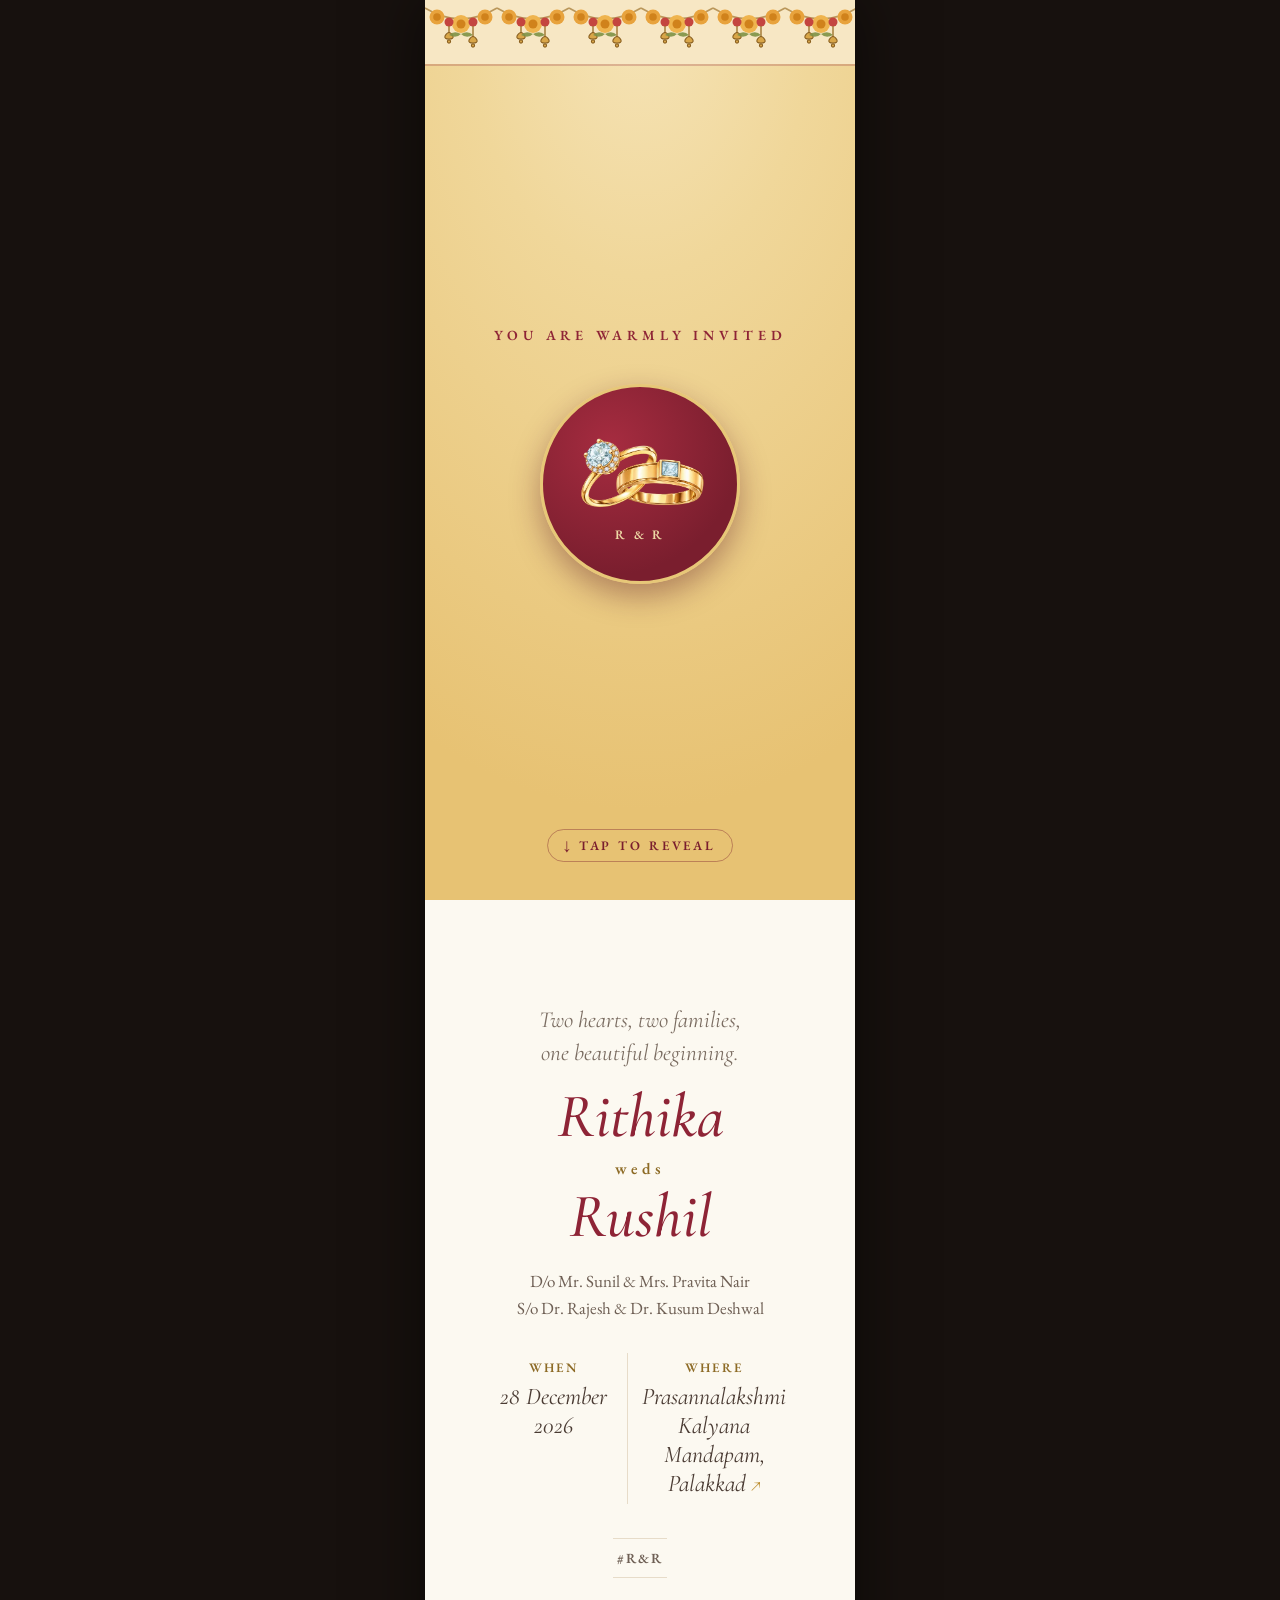
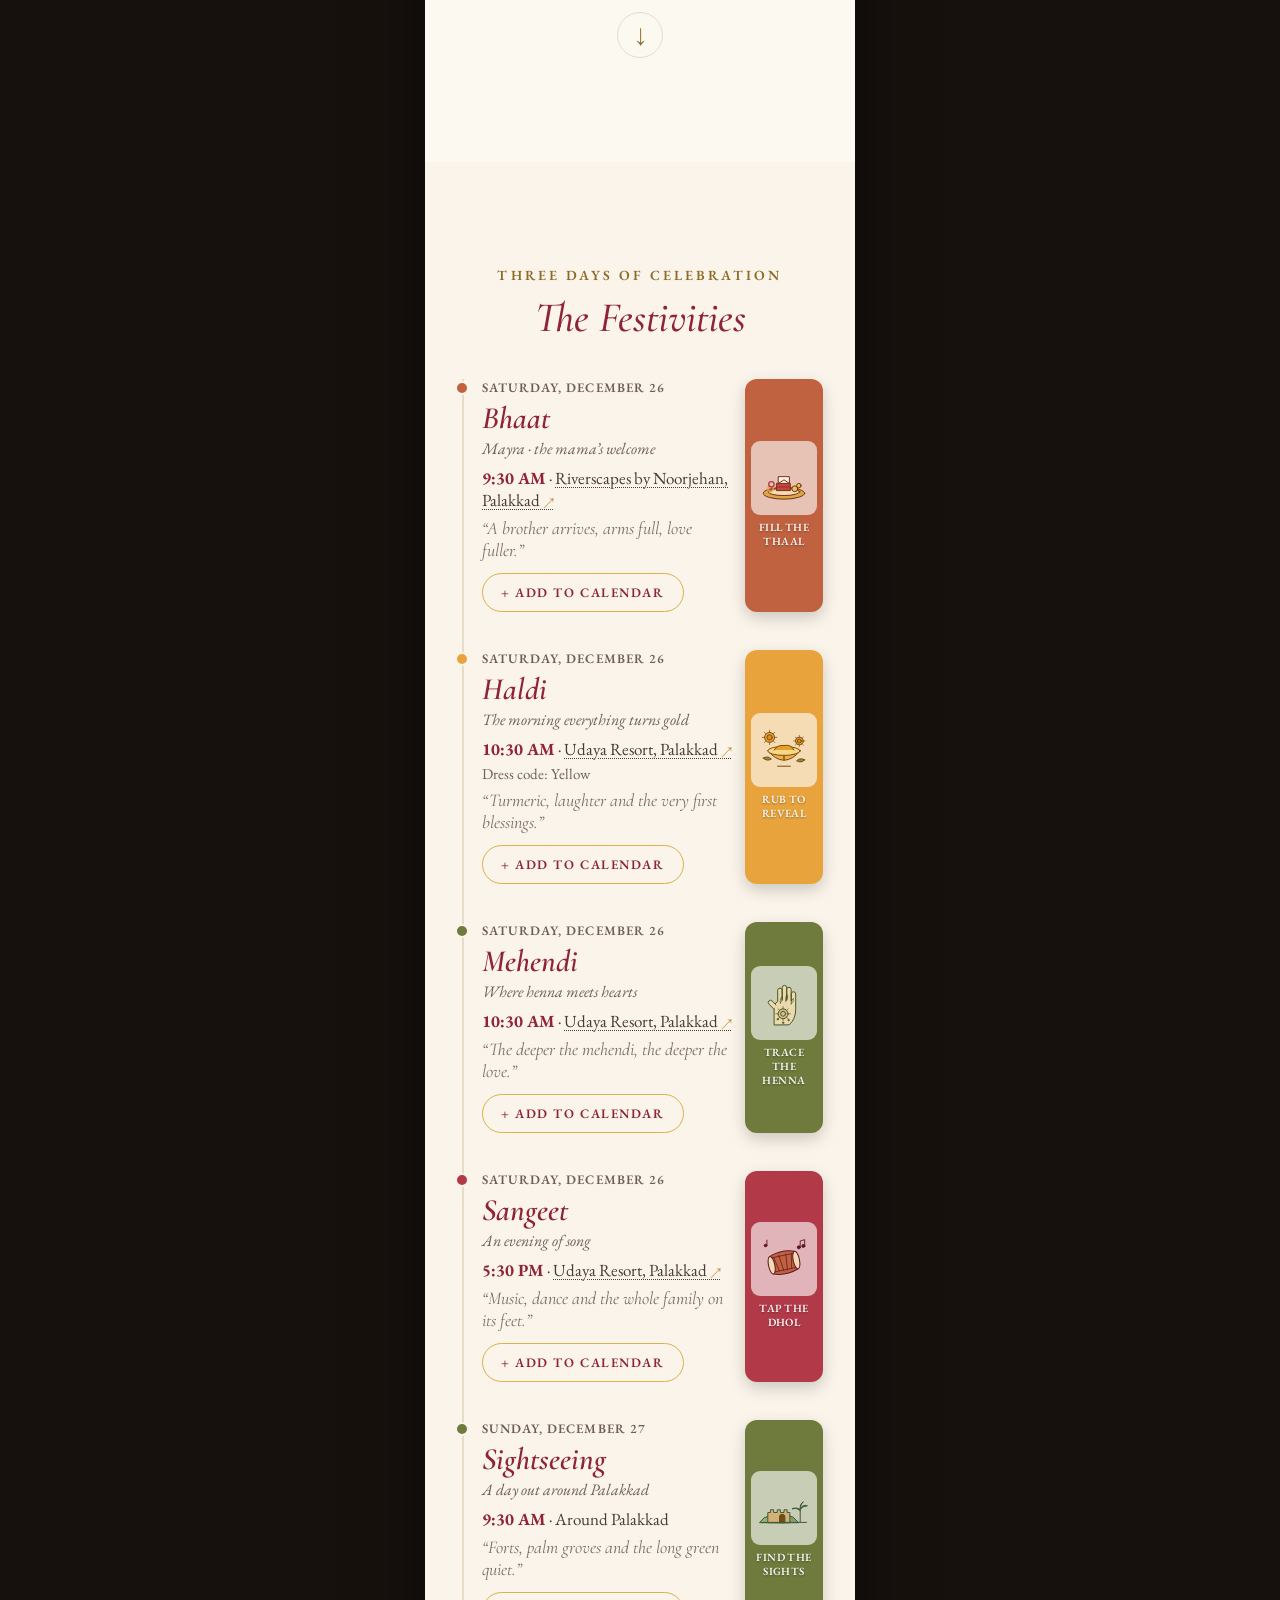
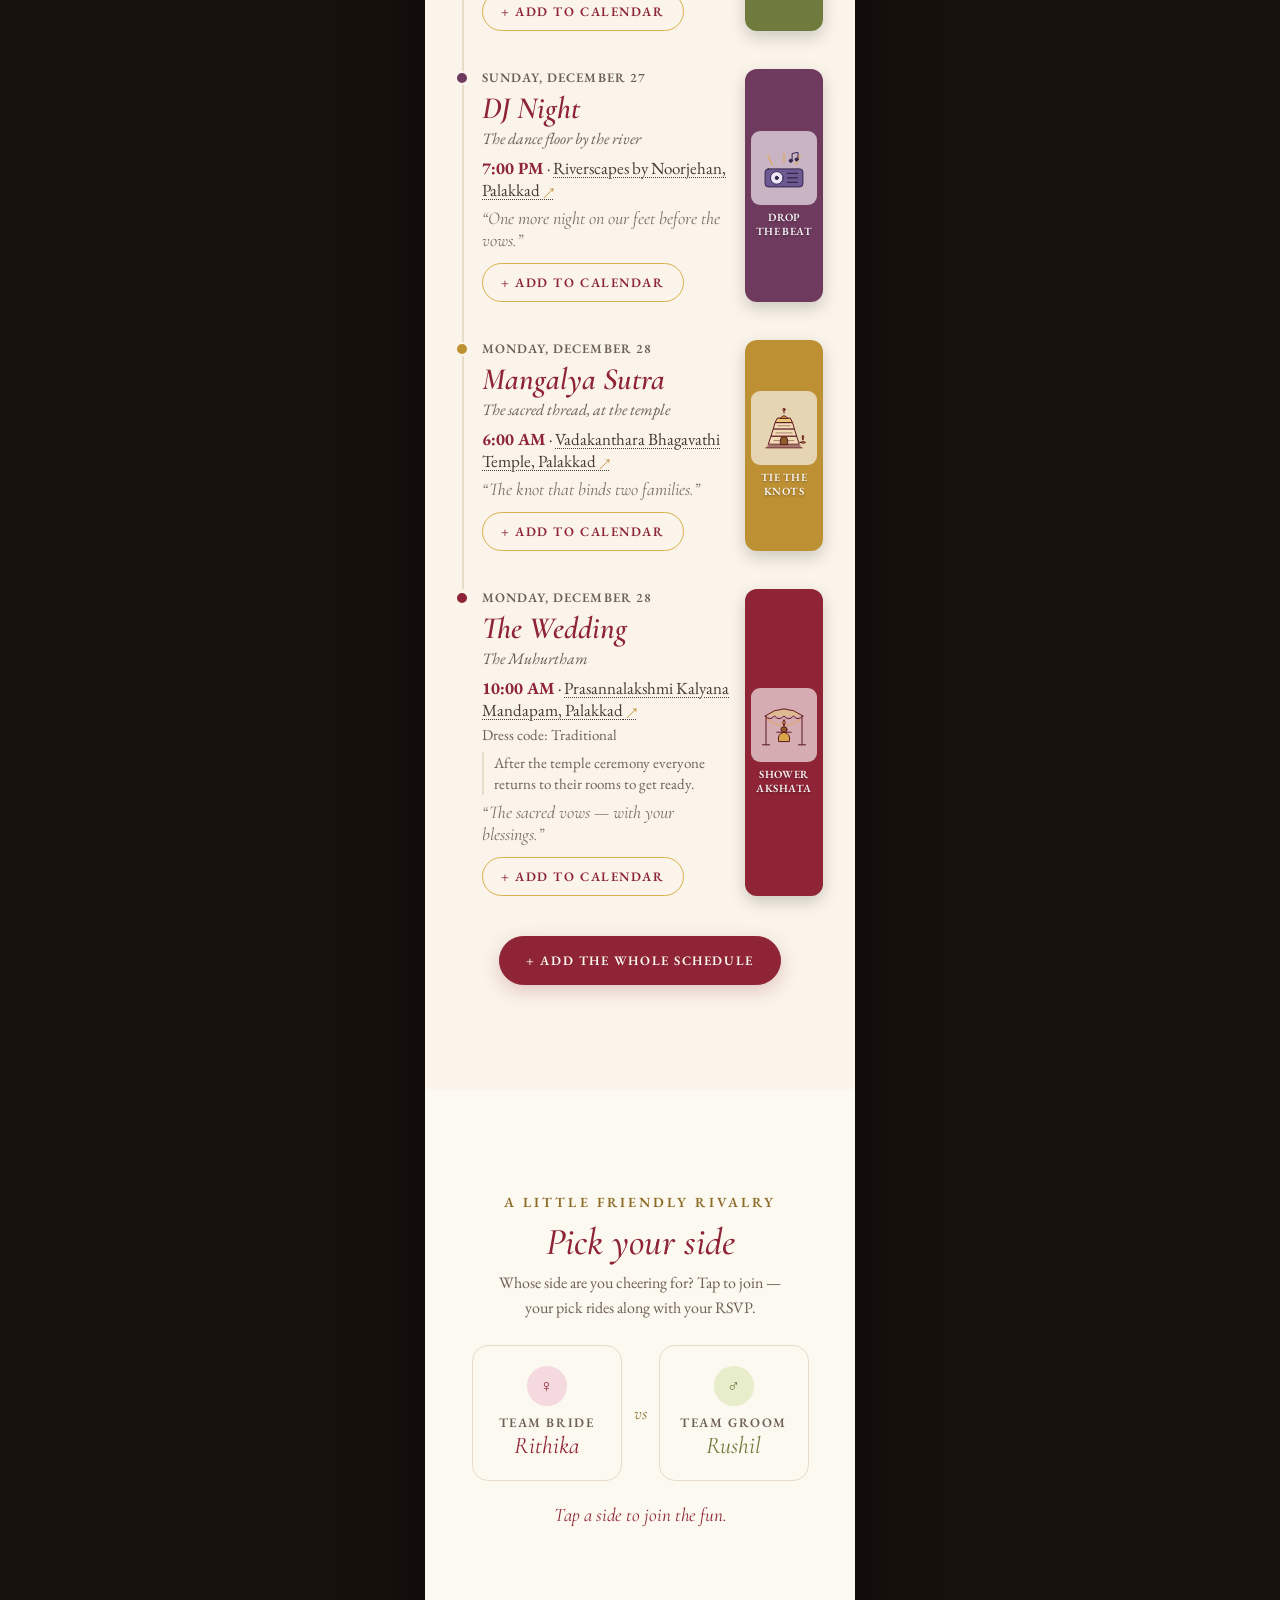
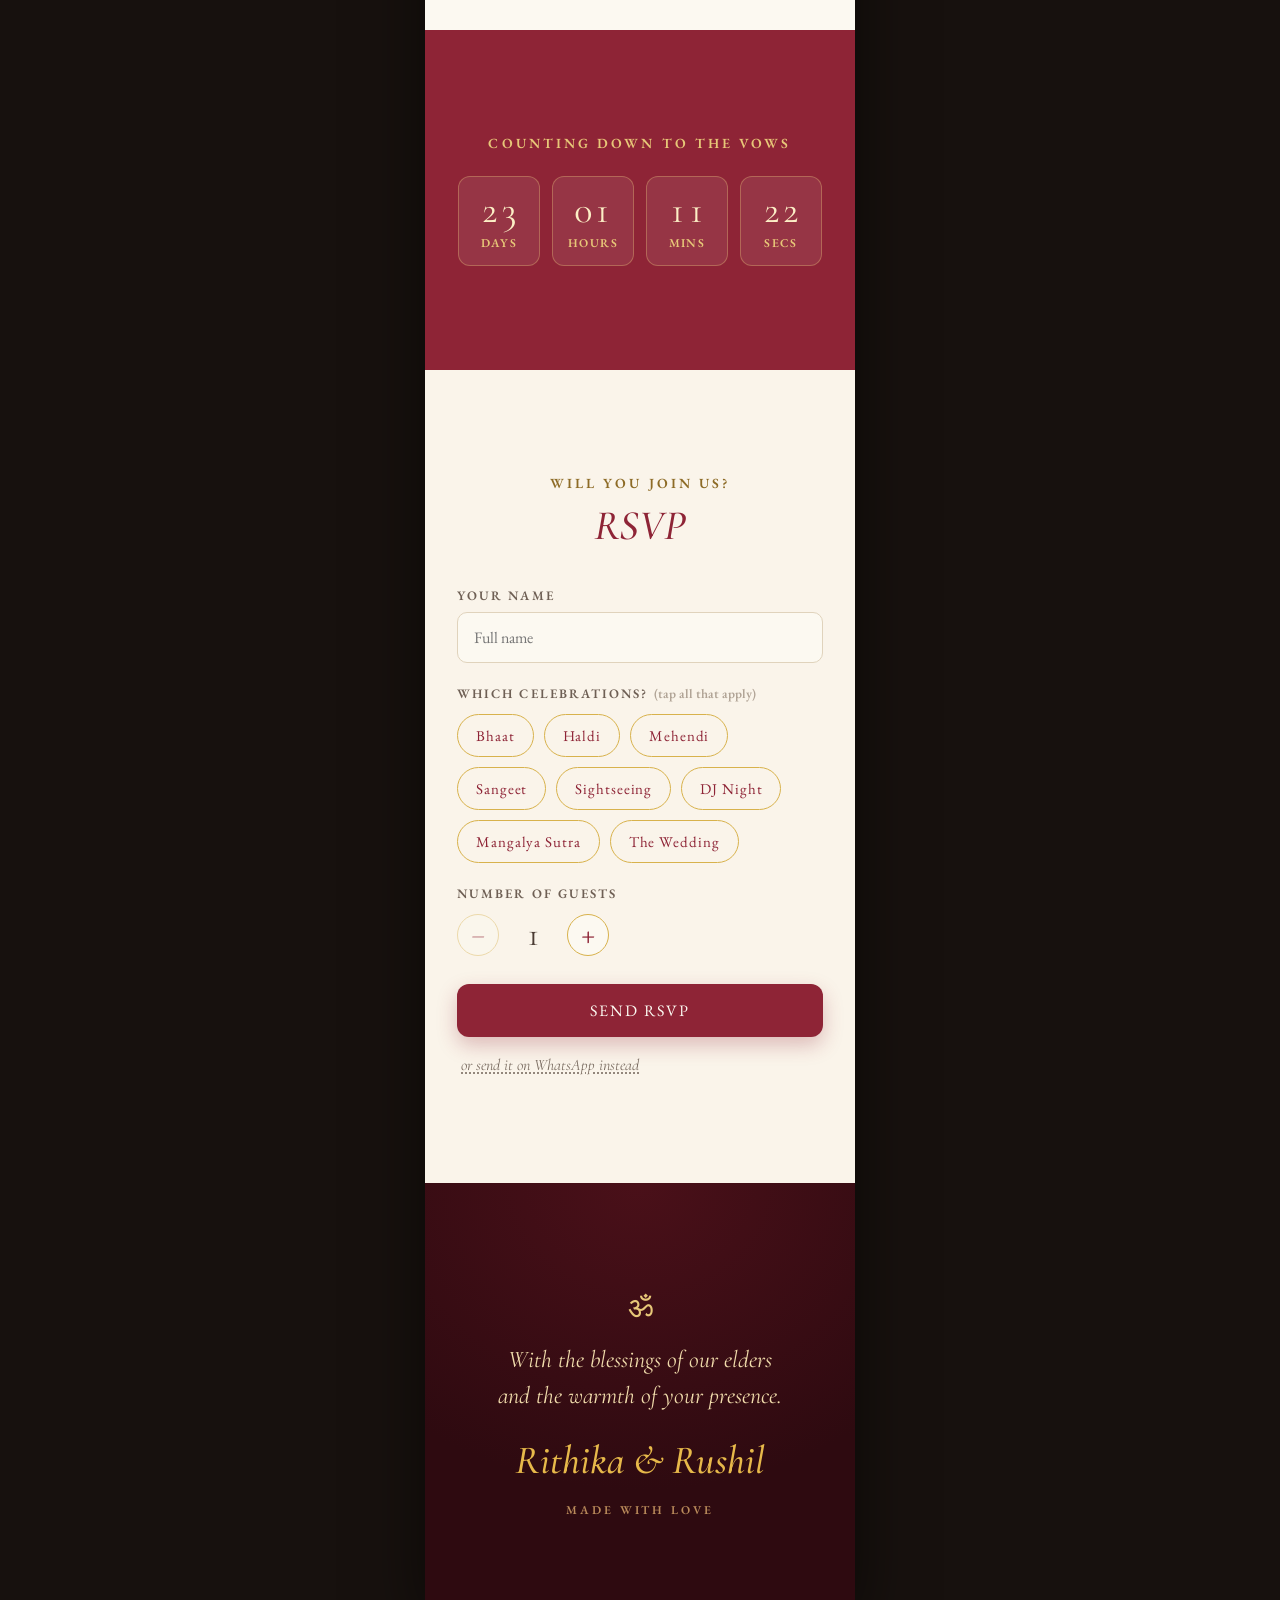
<file: index.html>
<!DOCTYPE html>
<html lang="en">
<head>
<meta charset="utf-8">
<meta name="viewport" content="width=device-width, initial-scale=1, viewport-fit=cover">
<title>Wedding Invitation</title>
<meta name="description" content="Together with their families — you are warmly invited to our wedding.">
<meta name="theme-color" content="#8E2436">

<meta property="og:type" content="website">
<meta property="og:title" content="You are warmly invited">
<meta property="og:description" content="Join us for our wedding celebrations. Tap to open our invitation.">

<link rel="preconnect" href="https://fonts.googleapis.com">
<link rel="preconnect" href="https://fonts.gstatic.com" crossorigin>
<link href="https://fonts.googleapis.com/css2?family=Cormorant+Garamond:ital,wght@0,400;0,500;0,600;1,400;1,500;1,600&family=EB+Garamond:wght@400;500;600&display=swap" rel="stylesheet">
<link rel="stylesheet" href="/styles.css">
<!-- SVG for browsers that take it, PNG for the rest, 180px for a phone home screen -->
<link rel="icon" type="image/svg+xml" href="/assets/rr.svg">
<link rel="icon" type="image/png" sizes="32x32" href="/assets/web/icon-32.png">
<link rel="apple-touch-icon" href="/assets/web/icon-180.png">
</head>
<body>

<!-- ====================== SVG SPRITE (ceremony artwork) ====================== -->
<svg class="sprite" aria-hidden="true" focusable="false" width="0" height="0">
  <defs>
    <!-- ---------- BHAAT: the mama's thaal, piled with gifts ---------- -->
    <symbol id="art-thaal" viewBox="0 0 120 120">
      <g fill="none" stroke="#7A2E12" stroke-width="2.2" stroke-linecap="round" stroke-linejoin="round">
        <!-- platter -->
        <ellipse cx="60" cy="94" rx="46" ry="13" fill="#D9A648"/>
        <ellipse cx="60" cy="91" rx="35" ry="8" fill="#F1DCB6"/>
        <!-- folded sari -->
        <path d="M44 88 h30 v-16 h-30 Z" fill="#C4453F"/>
        <path d="M44 80 h30" stroke-width="1.3"/>
        <!-- bangles -->
        <circle cx="30" cy="84" r="6" stroke="#E8A33D" stroke-width="3"/>
        <circle cx="32" cy="74" r="6" stroke="#B23A48" stroke-width="3"/>
        <!-- sweets -->
        <circle cx="84" cy="84" r="6.5" fill="#E8C25A"/>
        <circle cx="93" cy="77" r="5" fill="#E8C25A"/>
        <!-- envelope -->
        <path d="M48 72 h24 v-15 h-24 Z" fill="#FBF5E6"/>
        <path d="M48 72 l12-8 l12 8"/>
      </g>
    </symbol>

    <!-- ---------- HALDI: turmeric bowl, marigolds, leaves ---------- -->
    <symbol id="art-haldi" viewBox="0 0 120 120">
      <g fill="none" stroke="#7A4A0E" stroke-width="2.2" stroke-linecap="round" stroke-linejoin="round">
        <!-- bowl -->
        <path d="M24 62 Q60 104 96 62 Z" fill="#E9B24B"/>
        <ellipse cx="60" cy="62" rx="36" ry="10" fill="#F6D687"/>
        <!-- turmeric heap -->
        <path d="M38 60 Q46 48 60 50 Q76 47 82 60" fill="#E5A129"/>
        <!-- drip -->
        <path d="M60 72 q3 8 0 12 q-3 -4 0 -12" fill="#E5A129" stroke-width="1.6"/>
        <!-- base -->
        <path d="M46 96 h28"/>
        <!-- marigold left -->
        <g transform="translate(28,32)">
          <circle cx="0" cy="0" r="11" fill="#F0A93A"/>
          <circle cx="0" cy="0" r="6" fill="#E28A1E"/>
          <g stroke-width="1.6">
            <path d="M0-11v-5M0 11v5M-11 0h-5M11 0h5M-8-8l-3.5-3.5M8 8l3.5 3.5M8-8l3.5-3.5M-8 8l-3.5 3.5"/>
          </g>
        </g>
        <!-- marigold right -->
        <g transform="translate(94,40)">
          <circle cx="0" cy="0" r="8.5" fill="#F0A93A"/>
          <circle cx="0" cy="0" r="4.5" fill="#E28A1E"/>
          <g stroke-width="1.4">
            <path d="M0-8.5v-4M0 8.5v4M-8.5 0h-4M8.5 0h4M-6-6l-3-3M6 6l3 3M6-6l3-3M-6 6l-3 3"/>
          </g>
        </g>
        <!-- leaves -->
        <path d="M14 78 q10 -6 18 2 q-10 6 -18 -2Z" fill="#7F9245"/>
        <path d="M106 82 q-10 -6 -18 2 q10 6 18 -2Z" fill="#7F9245"/>
      </g>
    </symbol>

    <!-- ---------- MEHNDI: hennaed hand ---------- -->
    <symbol id="art-mehndi" viewBox="0 0 120 120">
      <g fill="none" stroke="#4A5626" stroke-width="2.2" stroke-linecap="round" stroke-linejoin="round">
        <!-- palm + fingers -->
        <path d="M38 108 V70 q0-10 8-13 V32 a5 5 0 0 1 10 0 v22 V26 a5 5 0 0 1 10 0 v28 V30 a5 5 0 0 1 10 0 v26 V40 a5 5 0 0 1 10 0 v34 q0 22-14 34 Z"
              fill="#EBD9AE"/>
        <!-- thumb -->
        <path d="M38 74 L26 62 a5 5 0 0 1 7-7 l9 9" fill="#EBD9AE"/>
        <!-- mandala -->
        <circle cx="58" cy="84" r="11" fill="#8B6A2B" fill-opacity=".22"/>
        <circle cx="58" cy="84" r="5.5"/>
        <g stroke-width="1.5">
          <path d="M58 73v-5M58 95v5M47 84h-5M69 84h5M50.5 76.5l-3.5-3.5M65.5 91.5l3.5 3.5M65.5 76.5l3.5-3.5M50.5 91.5l-3.5 3.5"/>
        </g>
        <!-- paisley vine down the fingers -->
        <g stroke-width="1.5">
          <path d="M52 60 q6-6 4-14 q-6 2-4 14Z"/>
          <path d="M64 56 q6-6 4-14 q-6 2-4 14Z"/>
          <path d="M76 62 q6-5 5-12 q-6 2-5 12Z"/>
          <circle cx="46" cy="96" r="1.6" fill="#4A5626"/>
          <circle cx="70" cy="98" r="1.6" fill="#4A5626"/>
          <circle cx="58" cy="104" r="1.6" fill="#4A5626"/>
        </g>
      </g>
    </symbol>

    <!-- ---------- SANGEET: dhol + notes ---------- -->
    <symbol id="art-sangeet" viewBox="0 0 120 120">
      <g fill="none" stroke="#5E1622" stroke-width="2.2" stroke-linecap="round" stroke-linejoin="round">
        <g transform="rotate(-12 60 68)">
          <!-- barrel -->
          <path d="M32 48 q28-10 56 0 v40 q-28 10-56 0 Z" fill="#C0623F"/>
          <ellipse cx="32" cy="68" rx="7" ry="20" fill="#F1DCB6"/>
          <ellipse cx="88" cy="68" rx="7" ry="20" fill="#F1DCB6"/>
          <!-- lacing -->
          <g stroke-width="1.5">
            <path d="M36 52 L84 52M36 84 L84 84"/>
            <path d="M40 52 l6 32M52 50 l4 36M68 50 l-4 36M80 52 l-6 32"/>
          </g>
        </g>
        <!-- beat notes -->
        <g stroke-width="2">
          <path d="M96 34 v-14 l10-3 v14" />
          <circle cx="93" cy="34" r="3.4" fill="#5E1622"/>
          <circle cx="103" cy="31" r="3.4" fill="#5E1622"/>
          <path d="M22 30 v-12"/>
          <circle cx="19" cy="30" r="3" fill="#5E1622"/>
        </g>
      </g>
    </symbol>

    <!-- ---------- SIGHTSEEING: fort, hills, palms ---------- -->
    <symbol id="art-sights" viewBox="0 0 120 120">
      <g fill="none" stroke="#3F5A3A" stroke-width="2.2" stroke-linecap="round" stroke-linejoin="round">
        <!-- hills -->
        <path d="M6 92 q20-28 40 0 Z" fill="#9AB07A"/>
        <path d="M44 92 q24-32 48 0 Z" fill="#88A068"/>
        <!-- fort wall with crenellations -->
        <path d="M24 92 V70 h6 v-6 h7 v6 h8 v-6 h7 v6 h8 v-6 h7 v6 h6 v22 Z" fill="#D3B075"/>
        <path d="M50 92 V80 a6 6 0 0 1 12 0 v12 Z" fill="#7A4A0E"/>
        <!-- palm -->
        <path d="M96 92 V66"/>
        <path d="M96 66 q-11-9-18-4 q11-4 18 1 q5-12 16-8 q-11 1-16 8 q-1-12 7-17 q-7 5-7 17 Z" fill="#7F9245"/>
        <!-- ground -->
        <path d="M10 92 h100"/>
      </g>
    </symbol>

    <!-- ---------- DJ NIGHT: decks, lights, notes ---------- -->
    <symbol id="art-dj" viewBox="0 0 120 120">
      <g fill="none" stroke="#33244A" stroke-width="2.2" stroke-linecap="round" stroke-linejoin="round">
        <!-- light beams -->
        <g stroke="#E8A33D" stroke-width="2.4" opacity=".9">
          <path d="M34 52 L24 32M60 48 V28M86 52 l10-20"/>
        </g>
        <!-- deck -->
        <rect x="18" y="62" width="84" height="40" rx="7" fill="#6E5A93"/>
        <circle cx="44" cy="82" r="14" fill="#EFE7FA"/>
        <circle cx="44" cy="82" r="3.6" fill="#33244A"/>
        <g stroke-width="3.2">
          <path d="M68 72 h22M68 82 h22M68 92 h22"/>
        </g>
        <!-- notes -->
        <path d="M78 44 v-16 l13-3 v16"/>
        <circle cx="75" cy="44" r="3.4" fill="#33244A"/>
        <circle cx="88" cy="41" r="3.4" fill="#33244A"/>
      </g>
    </symbol>

    <!-- ---------- MANGALYA SUTRA: temple gopuram + lamp ---------- -->
    <symbol id="art-temple" viewBox="0 0 120 120">
      <g fill="none" stroke="#5E1622" stroke-width="2.2" stroke-linecap="round" stroke-linejoin="round">
        <!-- tiered tower -->
        <path d="M26 96 H94 L88 78 H32 Z" fill="#F1DCB6"/>
        <path d="M32 78 H88 L83 62 H37 Z" fill="#F1DCB6"/>
        <path d="M37 62 H83 L79 48 H41 Z" fill="#F1DCB6"/>
        <path d="M41 48 H79 L74 38 H46 Z" fill="#E7C778"/>
        <!-- tier detailing -->
        <g stroke-width="1.4" opacity=".75">
          <path d="M38 88 h44M42 71 h36M46 55 h28"/>
        </g>
        <!-- kalasam -->
        <path d="M52 38 q8-11 16 0 Z" fill="#D9A648"/>
        <path d="M60 27 v-6"/>
        <circle cx="60" cy="19" r="2.6" fill="#D9A648"/>
        <!-- doorway -->
        <path d="M52 96 v-9 a8 8 0 0 1 16 0 v9 Z" fill="#8B5E2A"/>
        <!-- steps -->
        <path d="M20 104 h80M24 100 h72"/>
        <!-- oil lamp -->
        <path d="M96 92 q8-4 12 0 q-4 4-12 0Z" fill="#D9A648"/>
        <path d="M102 86 q4-6 0-10 q-4 4 0 10Z" fill="#E8A33D"/>
      </g>
    </symbol>

    <!-- ---------- WEDDING: mandap, kalash, garland ---------- -->
    <symbol id="art-wedding" viewBox="0 0 120 120">
      <g fill="none" stroke="#5E1622" stroke-width="2.2" stroke-linecap="round" stroke-linejoin="round">
        <!-- canopy -->
        <path d="M18 40 Q60 8 102 40" fill="#E7C778" fill-opacity=".55"/>
        <path d="M18 40 q10 12 21 0 q10 12 21 0 q10 12 21 0 q10 12 21 0"/>
        <!-- pillars -->
        <path d="M20 40 V104M100 40 V104"/>
        <path d="M12 104h16M92 104h16"/>
        <!-- garland swag -->
        <path d="M24 48 Q60 74 96 48" stroke-dasharray="1.5 6" stroke-width="3" stroke="#E8A33D"/>
        <!-- kalash -->
        <path d="M48 96 q-4-16 12-20 q16 4 12 20 Z" fill="#D9A648"/>
        <path d="M44 76 h32"/>
        <!-- coconut + flame -->
        <ellipse cx="60" cy="70" rx="7" ry="6" fill="#8B5E2A"/>
        <path d="M60 62 q6-8 0-14 q-6 6 0 14Z" fill="#E8A33D"/>
      </g>
    </symbol>
  </defs>
</svg>

<div class="phone">

  <!-- ============================== COVER ============================== -->
  <section class="cover" id="cover" data-screen-label="Cover">

    <!-- marigold + bell garland strip -->
    <div class="garland" aria-hidden="true">
      <svg width="100%" height="64" preserveAspectRatio="none">
        <defs>
          <pattern id="garlandTile" width="72" height="64" patternUnits="userSpaceOnUse">
            <path d="M0 8 Q36 30 72 8" fill="none" stroke="#9A6B23" stroke-width="1.5" opacity=".65"/>
            <g>
              <circle cx="12" cy="17" r="7.5" fill="#E8A33D"/>
              <circle cx="12" cy="17" r="3.8" fill="#D0821B"/>
              <circle cx="36" cy="24" r="9" fill="#EFB44E"/>
              <circle cx="36" cy="24" r="4.5" fill="#D0821B"/>
              <circle cx="60" cy="17" r="7.5" fill="#E8A33D"/>
              <circle cx="60" cy="17" r="3.8" fill="#D0821B"/>
              <circle cx="24" cy="22" r="4.5" fill="#C4453F"/>
              <circle cx="48" cy="22" r="4.5" fill="#C4453F"/>
            </g>
            <!-- hanging bells -->
            <g stroke="#9A6B23" stroke-width="1.3" fill="none">
              <path d="M24 26 v10M48 26 v14"/>
            </g>
            <g fill="#D9A648" stroke="#8A5F1E" stroke-width="1.1">
              <path d="M20 36 q4-7 8 0 q1 3-4 3 q-5 0-4-3Z"/>
              <circle cx="24" cy="41.5" r="1.6"/>
              <path d="M44 40 q4-7 8 0 q1 3-4 3 q-5 0-4-3Z"/>
              <circle cx="48" cy="45.5" r="1.6"/>
            </g>
            <!-- leaf pair -->
            <path d="M36 34 q7-4 12 1 q-7 4-12-1Z" fill="#7F9245" opacity=".9"/>
            <path d="M36 34 q-7-4-12 1 q7 4 12-1Z" fill="#7F9245" opacity=".9"/>
          </pattern>
        </defs>
        <rect width="100%" height="64" fill="#F7E7C4"/>
        <rect width="100%" height="64" fill="url(#garlandTile)"/>
      </svg>
    </div>

    <div class="petals" data-petals aria-hidden="true"></div>

    <div class="cover-body">
      <div class="cover-hero">
        <p class="eyebrow eyebrow--maroon cover-in cover-in--1">You are warmly invited</p>

        <a class="seal cover-in cover-in--2" href="#invitation" aria-label="Reveal the invitation">
          <picture class="seal-ring">
            <source srcset="/assets/web/ring.webp" type="image/webp">
            <img src="/assets/web/ring.png" alt="" decoding="async">
          </picture>
          <span class="seal-initials"><span data-w="initialFirst">R</span> &amp; <span data-w="initialSecond">R</span></span>
        </a>
      </div>

      <a class="tap-pill cover-in cover-in--3" href="#invitation" aria-hidden="true" tabindex="-1">↓ Tap to reveal</a>
    </div>
  </section>

  <!-- ============================ INVITATION ============================ -->
  <section class="invitation reveal" id="invitation" data-screen-label="Invitation">
    <p class="script-muted reveal-item">Two hearts, two families,<br>one beautiful beginning.</p>

    <h1 class="couple-name reveal-item" data-w="nameFirst">[Name]</h1>
    <div class="weds reveal-item">weds</div>
    <h1 class="couple-name reveal-item" data-w="nameSecond">[Name]</h1>

    <p class="parents reveal-item">
      <span data-w="parentsFirst"></span><br>
      <span data-w="parentsSecond"></span>
    </p>

    <div class="whenwhere reveal-item">
      <div class="ww-cell">
        <p class="micro-label">When</p>
        <p class="ww-value" data-w="weddingDateLabel">[11 December 2026]</p>
      </div>
      <div class="ww-rule"></div>
      <div class="ww-cell">
        <p class="micro-label">Where</p>
        <p class="ww-value" data-where></p>
      </div>
    </div>

    <p class="hashtag reveal-item">#<span data-w="hashtag">[COUPLEHASHTAG]</span></p>

    <a class="scroll-cue" href="#festivities" aria-label="See the festivities">↓</a>
  </section>

  <!-- ============================ FESTIVITIES ============================ -->
  <section class="festivities reveal" id="festivities" data-screen-label="Festivities">
    <header class="section-head reveal-item">
      <p class="eyebrow" data-days-label>Two days of celebration</p>
      <h2 class="section-title">The Festivities</h2>
    </header>

    <!-- timeline is rendered from config.js -->
    <div class="timeline" data-timeline></div>

    <button class="cal-all reveal-item" data-cal-all type="button" hidden>+ Add the whole schedule</button>
  </section>

  <!-- =========================== PICK YOUR SIDE =========================== -->
  <section class="sides reveal" id="sides" data-screen-label="Pick your side">
    <p class="eyebrow reveal-item">A little friendly rivalry</p>
    <h2 class="section-title section-title--sm reveal-item">Pick your side</h2>
    <p class="lede reveal-item">Whose side are you cheering for? Tap to join — your pick rides along with your RSVP.</p>

    <div class="side-row reveal-item">
      <button class="side" data-side="bride" aria-pressed="false">
        <span class="side-badge">You’re in</span>
        <span class="side-icon side-icon--bride" aria-hidden="true">♀</span>
        <span class="side-team">Team Bride</span>
        <span class="side-name" data-w="brideShort">[Bride]</span>
      </button>

      <span class="vs">vs</span>

      <button class="side" data-side="groom" aria-pressed="false">
        <span class="side-badge">You’re in</span>
        <span class="side-icon side-icon--groom" aria-hidden="true">♂</span>
        <span class="side-team">Team Groom</span>
        <span class="side-name" data-w="groomShort">[Groom]</span>
      </button>
    </div>

    <p class="team-msg reveal-item" data-team-msg aria-live="polite">Tap a side to join the fun.</p>
  </section>

  <!-- ============================= COUNTDOWN ============================= -->
  <section class="countdown reveal" id="countdown" data-screen-label="Countdown" hidden>
    <p class="eyebrow eyebrow--gold reveal-item">Counting down to the vows</p>
    <div class="clock reveal-item" data-clock role="timer" aria-live="off">
      <div class="unit"><span class="unit-num" data-days>00</span><span class="unit-label">Days</span></div>
      <div class="unit"><span class="unit-num" data-hours>00</span><span class="unit-label">Hours</span></div>
      <div class="unit"><span class="unit-num" data-mins>00</span><span class="unit-label">Mins</span></div>
      <div class="unit"><span class="unit-num" data-secs>00</span><span class="unit-label">Secs</span></div>
    </div>
    <p class="clock-note" data-clock-note hidden>The celebrations have begun 🎉</p>
  </section>

  <!-- =============================== RSVP =============================== -->
  <section class="rsvp reveal" id="rsvp" data-screen-label="RSVP">
    <header class="section-head reveal-item">
      <p class="eyebrow">Will you join us?</p>
      <h2 class="section-title">RSVP</h2>
    </header>

    <label class="micro-label micro-label--block reveal-item" for="rsvp-name">Your name</label>
    <input class="field reveal-item" id="rsvp-name" type="text" name="name" autocomplete="name" placeholder="Full name" data-name>

    <p class="micro-label micro-label--block mt reveal-item">Which celebrations? <span class="soft">(tap all that apply)</span></p>
    <div class="chips reveal-item" data-chips></div>

    <p class="micro-label micro-label--block mt reveal-item">Number of guests</p>
    <div class="stepper reveal-item">
      <button class="step" data-guests="-1" aria-label="One guest fewer">−</button>
      <span class="step-value" data-guest-count aria-live="polite">1</span>
      <button class="step" data-guests="1" aria-label="One guest more">+</button>
    </div>

    <!-- spam trap: off-screen, never focusable, ignored by the sheet -->
    <div class="hp" aria-hidden="true">
      <label>Leave this empty
        <input type="text" data-hp tabindex="-1" autocomplete="off">
      </label>
    </div>

    <button class="submit-btn reveal-item" data-submit type="button" hidden>Send RSVP</button>
    <p class="rsvp-status" data-status role="status" aria-live="polite" hidden></p>
    <button class="again-btn" data-again type="button" hidden>RSVP for someone else →</button>

    <a class="wa-btn reveal-item" data-whatsapp href="#" target="_blank" rel="noopener">
      <span class="wa-icon" aria-hidden="true">✆</span>
      Send RSVP on WhatsApp
    </a>
    <p class="call-line reveal-item" data-contacts hidden></p>
  </section>

  <!-- ============================= BLESSING ============================= -->
  <section class="blessing reveal" id="blessing" data-screen-label="Blessing">
    <div class="petals petals--dark" data-petals aria-hidden="true"></div>
    <div class="blessing-body">
      <p class="om reveal-item" aria-hidden="true">ॐ</p>
      <p class="blessing-text reveal-item">With the blessings of our elders and the warmth of your presence.</p>
      <h2 class="blessing-names reveal-item"><span data-w="shortFirst"></span> &amp; <span data-w="shortSecond"></span></h2>
      <p class="madewith reveal-item">Made with love</p>
    </div>
  </section>

</div>

<!-- Background music. preload="none" so it costs a guest nothing until it can
     actually play, which browsers only allow after they interact anyway. -->
<audio data-music-el loop preload="none"></audio>

<button class="music-toggle" data-music-toggle type="button"
        aria-label="Turn the music off" aria-pressed="true" hidden>
  <svg viewBox="0 0 24 24" aria-hidden="true">
    <path class="spk" d="M4 9.5h3.5L12 5.5v13L7.5 14.5H4Z"/>
    <g class="wave"><path d="M15.5 9a4.2 4.2 0 0 1 0 6"/><path d="M18 6.8a7.4 7.4 0 0 1 0 10.4"/></g>
    <g class="cross"><path d="M16 9.5l5 5"/><path d="M21 9.5l-5 5"/></g>
  </svg>
</button>

<!-- Floating shortcut: the RSVP is at the foot of a long page, and not every
     guest will scroll that far to find it. -->
<a class="jump-rsvp" data-jump href="#rsvp">RSVP <span aria-hidden="true">↓</span></a>

<!-- ============================ REVEAL MODAL ============================ -->
<div class="backdrop" data-backdrop hidden>
  <div class="modal" role="dialog" aria-modal="true" aria-labelledby="modal-title" data-modal>
    <button class="modal-close" data-close aria-label="Close">×</button>

    <!-- the card underneath -->
    <div class="card" data-card>
      <p class="card-kicker">Reveal ▸</p>
      <p class="card-lead" data-card-lead>Join us to celebrate our</p>
      <h3 class="card-title" id="modal-title" data-card-title>Haldi</h3>
      <p class="card-sub" data-card-sub>Ceremony</p>
      <div class="card-art">
        <picture>
          <!-- webp for anything modern, jpeg for older phones -->
          <source data-card-webp type="image/webp">
          <img data-card-img alt="" decoding="async">
        </picture>
      </div>
      <p class="card-time" data-card-time>At 6:00 PM</p>
      <p class="card-where" data-card-where></p>
      <p class="card-cta" data-card-cta></p>
      <button class="card-replay" data-replay type="button" hidden>↻ Play again</button>
    </div>

    <!-- the game layer on top of it -->
    <div class="veil" data-veil hidden>
      <p class="veil-hint" data-veil-hint></p>
      <div class="veil-stage" data-veil-stage></div>
      <button class="veil-skip" data-skip>Skip &amp; reveal →</button>
    </div>
  </div>
</div>

<script src="/config.js"></script>
<script src="/games.js"></script>
<script src="/app.js"></script>
</body>
</html>
</file>
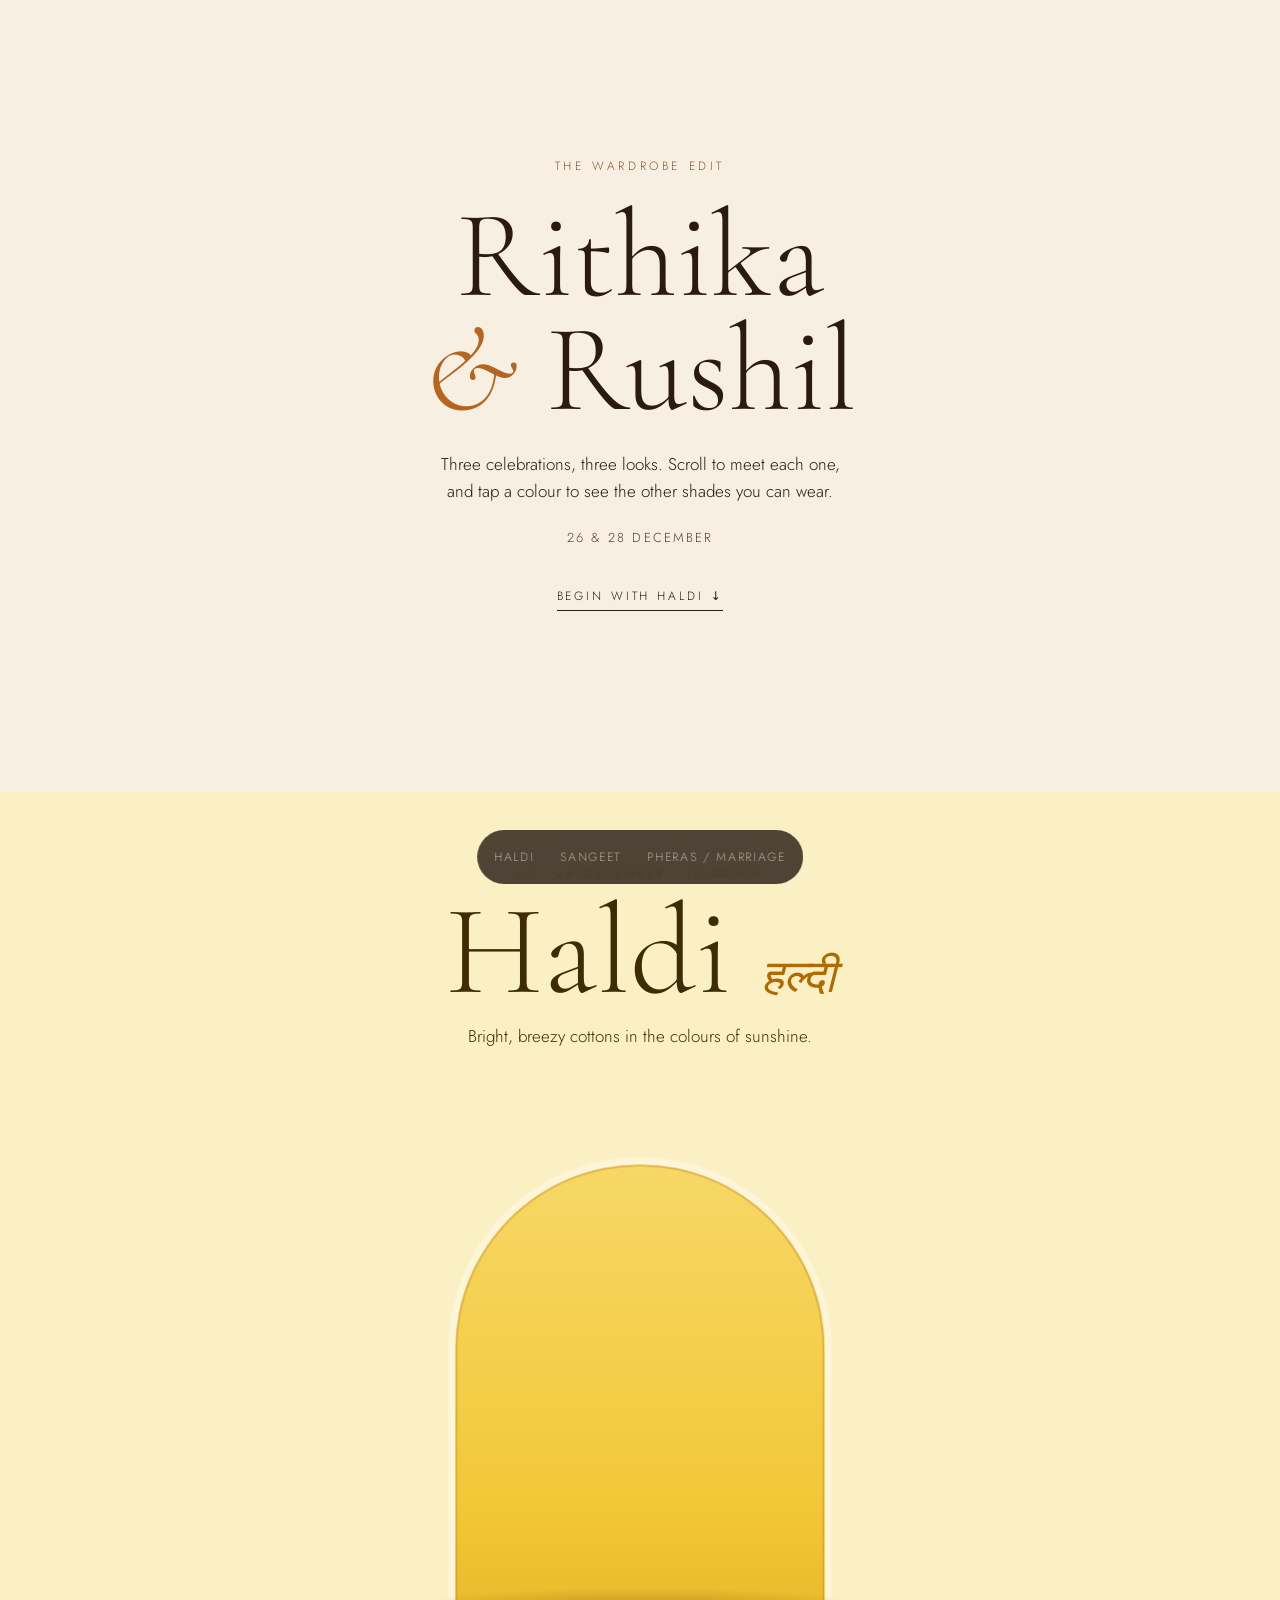
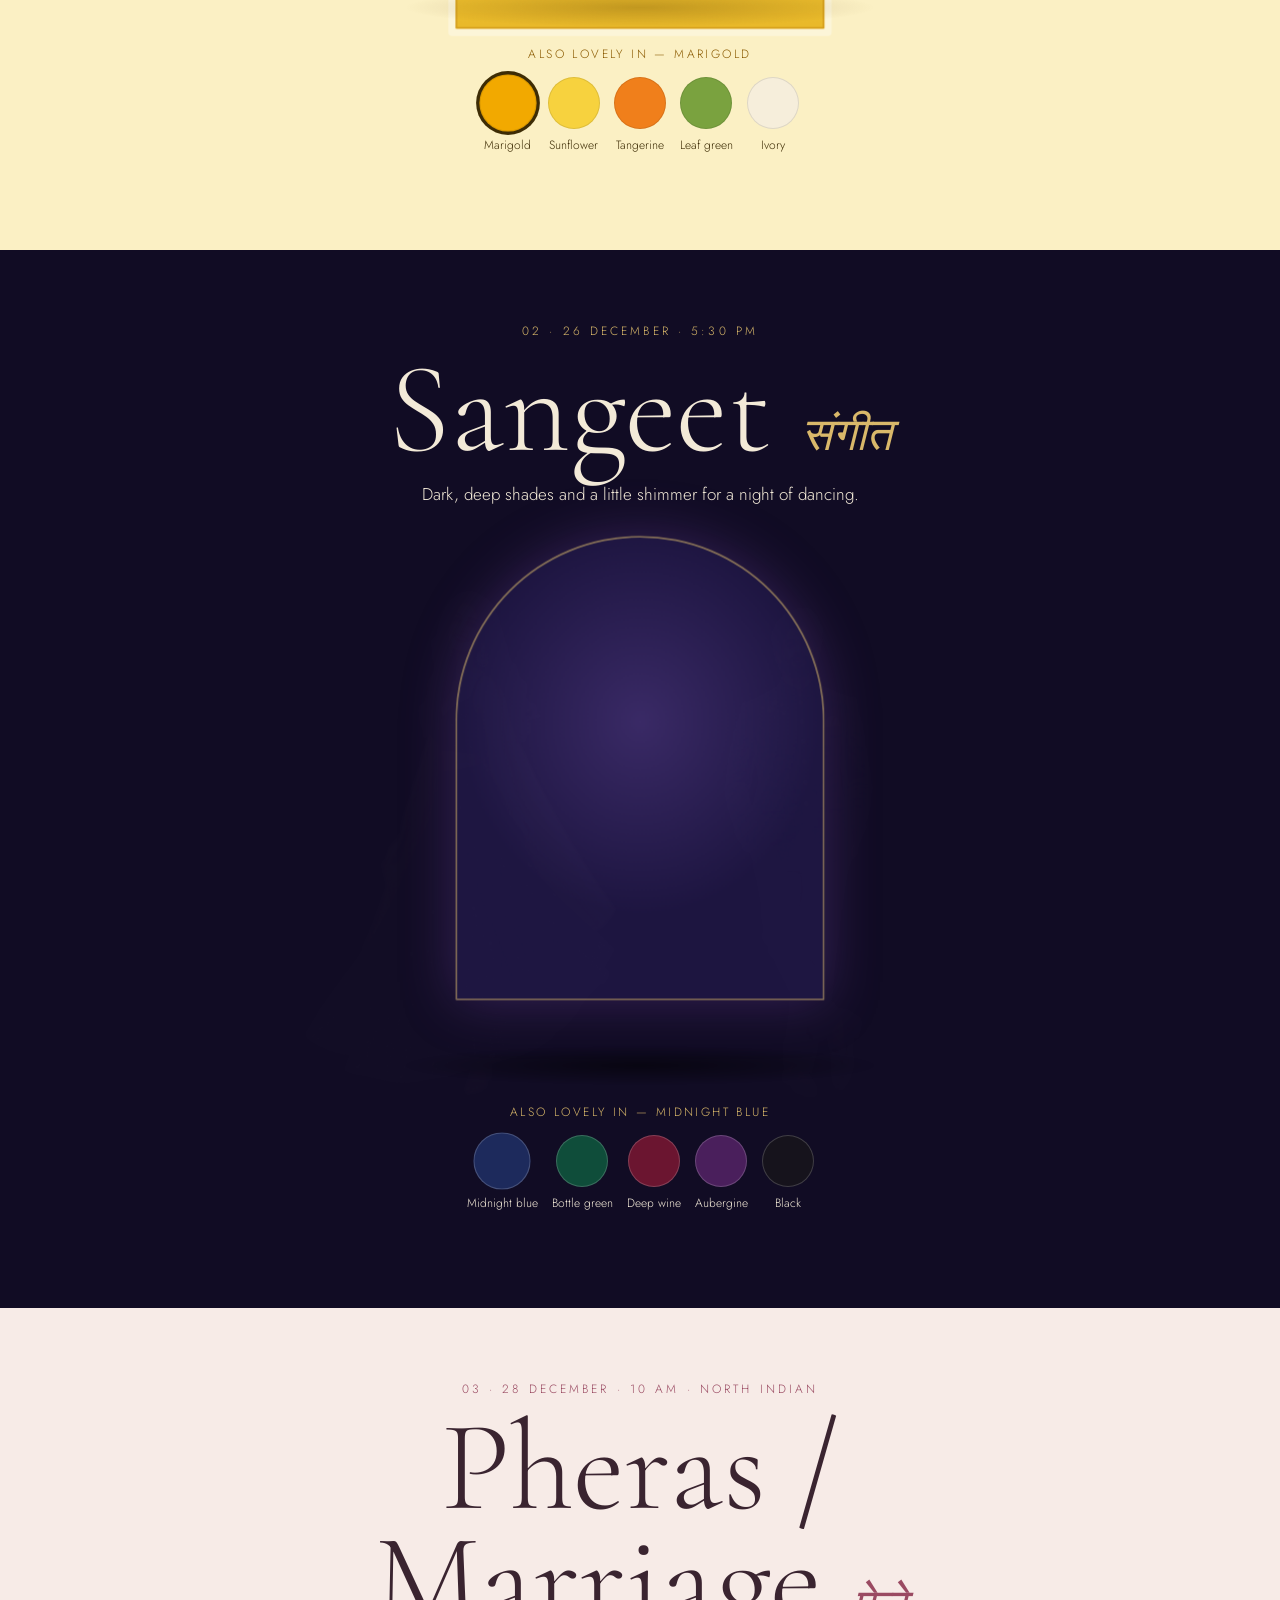
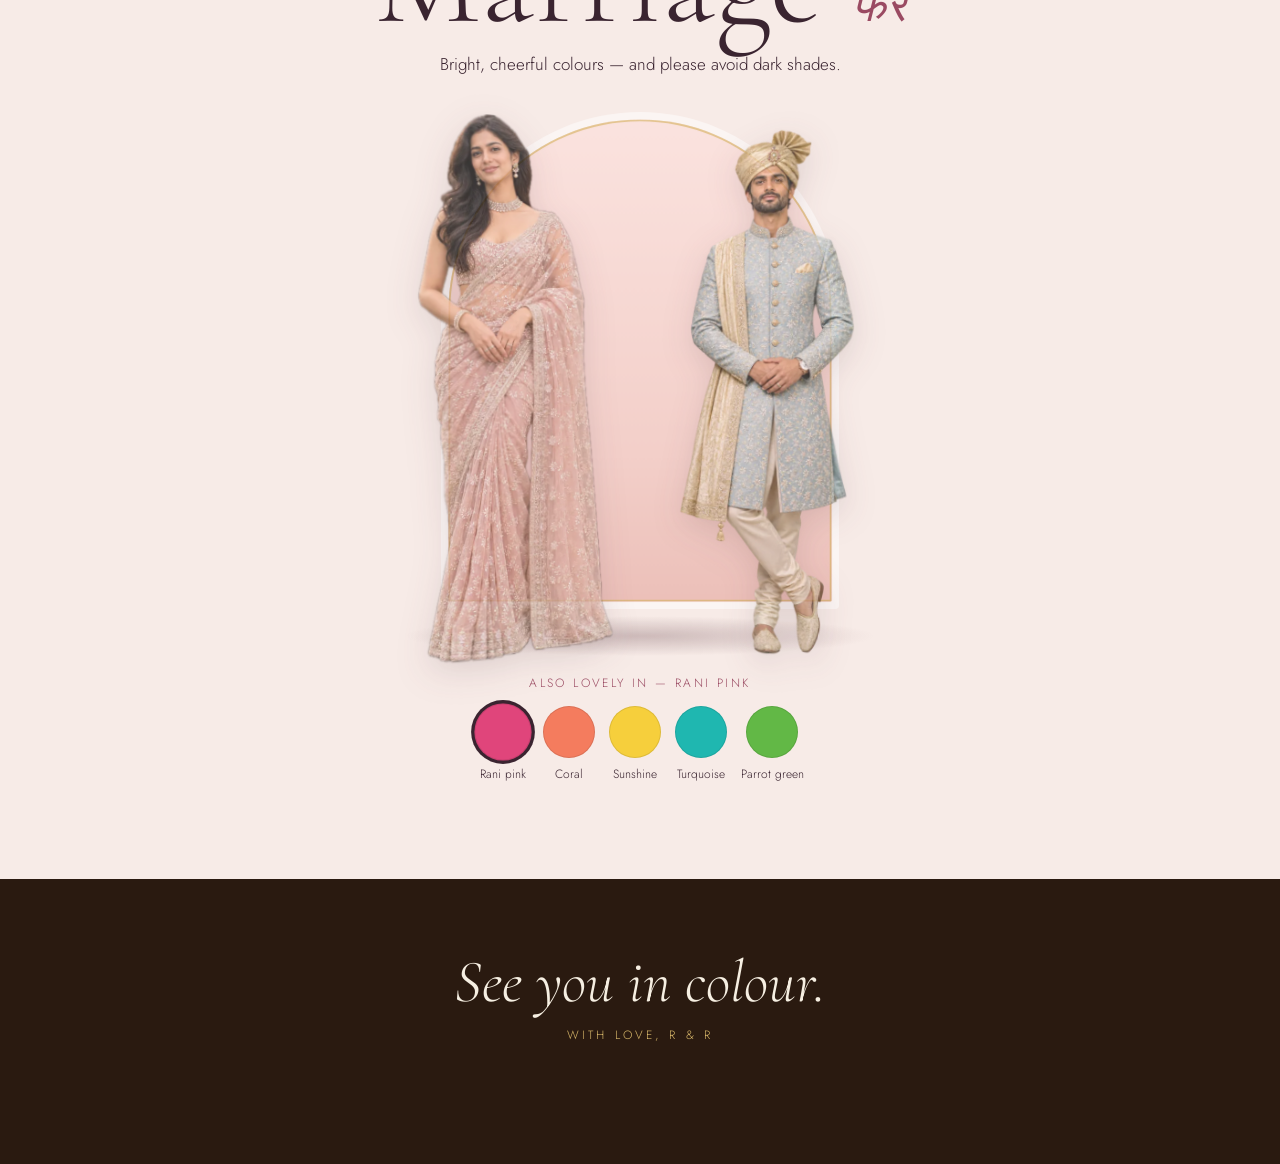
<file: dress-code.html>
<!DOCTYPE html>
<html lang="en">
<head>
<meta charset="utf-8">
<meta name="viewport" content="width=device-width, initial-scale=1, viewport-fit=cover">
<title>Dress Code · Rithika &amp; Rushil</title>
<meta name="description" content="What to wear to each of our wedding celebrations.">
<meta name="theme-color" content="#2a1a10">
<link rel="icon" type="image/svg+xml" href="/assets/rr.svg">
<link rel="icon" type="image/png" sizes="32x32" href="/assets/web/icon-32.png">
<link rel="apple-touch-icon" href="/assets/web/icon-180.png">
<link rel="preconnect" href="https://fonts.googleapis.com">
<link href="https://fonts.googleapis.com/css2?family=Cormorant+Garamond:ital,wght@0,300;0,400;1,300;1,400&family=Jost:wght@300;400;500&display=swap" rel="stylesheet">
<style>
html{scroll-behavior:smooth}
body{margin:0;background:#f6efe2;font-family:'Jost',system-ui,sans-serif;font-weight:300;-webkit-font-smoothing:antialiased}
a{color:inherit;text-decoration:none}
@media (hover:hover){a:hover{color:#b5651d}}
canvas{position:fixed;inset:0;width:100%;height:100%;z-index:1;pointer-events:none;display:block}
nav{position:fixed;left:50%;bottom:calc(16px + env(safe-area-inset-bottom));transform:translateX(-50%);z-index:5;display:flex;gap:2px;padding:5px;border-radius:999px;background:rgba(24,14,10,.76);backdrop-filter:blur(12px);-webkit-backdrop-filter:blur(12px);font-size:12px;letter-spacing:.14em;text-transform:uppercase;white-space:nowrap;max-width:calc(100vw - 20px);overflow-x:auto}
nav a{padding:13px 12px;border-radius:999px;color:#f6efe2;opacity:.6}
nav a.on{opacity:1;background:rgba(246,239,226,.16)}
nav a:hover{color:#f6efe2}
@media (max-width:359px){nav{letter-spacing:.06em}nav a{padding-inline:9px}}
nav a,.swatches button{-webkit-tap-highlight-color:transparent;touch-action:manipulation}
section{position:relative;overflow-x:clip;min-height:100vh;min-height:100svh;display:flex;flex-direction:column;align-items:center;text-align:center;gap:18px;padding:72px calc(22px + env(safe-area-inset-right)) calc(96px + env(safe-area-inset-bottom)) calc(22px + env(safe-area-inset-left));box-sizing:border-box}
[data-scene="0"]>*{position:relative;z-index:2}
.intro{position:relative;z-index:2;display:flex;flex-direction:column;align-items:center;gap:14px;max-width:560px}
.eyebrow{font-size:12px;letter-spacing:.26em;text-transform:uppercase;text-wrap:balance}
h1,h2{margin:0;font-family:'Cormorant Garamond',serif;font-weight:300}
h2{font-size:clamp(64px,17vw,128px);line-height:.88}
h2 span{font-size:.36em;font-style:italic}
p{margin:0;font-size:17px;line-height:1.55;text-wrap:pretty}
/* The couple stands in an arch; scroll, pointer and tilt move them */
.stage{position:relative;z-index:2;width:100%;max-width:560px;flex:none;height:min(64vh,620px,calc(128vw - 56px));height:min(620px,calc(128vw - 56px),clamp(240px,calc(100svh - 340px),64svh));perspective:1100px}
.arch{position:absolute;inset:4% 13% 3%;border-radius:999px 999px 6px 6px}
.floor{position:absolute;left:8%;right:8%;bottom:0;height:7%;border-radius:50%}
.stage img{position:absolute;bottom:1%;left:50%;height:98%;width:auto;transform-origin:50% 100%}
.stage .her{transform:translateX(-80%)}
.stage .him{transform:translateX(-20%)}
.palette{position:relative;z-index:2;display:flex;flex-direction:column;align-items:center;gap:14px}
.palette-label{font-size:12px;letter-spacing:.2em;text-transform:uppercase}
.swatches{display:flex;flex-wrap:wrap;justify-content:center;gap:14px}
.swatches button{display:flex;flex-direction:column;align-items:center;gap:7px;background:none;border:0;padding:0;cursor:pointer;font:inherit;color:inherit}
.swatches button span:first-child{width:52px;height:52px;border-radius:50%;background:var(--c);box-shadow:inset 0 0 0 1px rgba(0,0,0,.1);transition:transform .2s}
.swatches button[aria-pressed=true] span:first-child{transform:scale(1.1);box-shadow:inset 0 0 0 1px rgba(0,0,0,.1),0 0 0 3px currentColor}
.swatches button span:last-child{font-size:12px}
.dark .swatches button span:first-child{box-shadow:inset 0 0 0 1px rgba(255,255,255,.18)}
.swatches button:focus-visible{outline:2px solid currentColor;outline-offset:4px;border-radius:8px}
footer{position:relative;z-index:2;background:#2a1a10;color:#f6efe2;padding:72px 22px calc(120px + env(safe-area-inset-bottom));display:flex;flex-direction:column;gap:12px;align-items:center;text-align:center}
</style>
</head>
<body>
<canvas id="scene"></canvas>

<nav>
<a href="#haldi">Haldi</a>
<a href="#sangeet">Sangeet</a>
<a href="#pheras">Pheras / Marriage</a>
</nav>

<section data-scene="0" style="background:#f6efe2;color:#2a1a10;min-height:88svh;justify-content:center;gap:24px">
<div class="eyebrow" style="letter-spacing:.3em;color:#8a5a2b">The wardrobe edit</div>
<h1 style="font-size:clamp(56px,15vw,124px);line-height:.92">Rithika<br><span style="font-style:italic;color:#b5651d">&amp;</span> Rushil</h1>
<p style="max-width:24em">Three celebrations, three looks. Scroll to meet each one, and tap a colour to see the other shades you can wear.</p>
<div style="font-size:13px;letter-spacing:.16em;text-transform:uppercase;color:#5a3d22">26 &amp; 28 December</div>
<a href="#haldi" style="font-size:12px;letter-spacing:.24em;text-transform:uppercase;border-bottom:1px solid #2a1a10;padding:16px 0 5px">Begin with Haldi ↓</a>
</section>

<section id="haldi" data-scene="1" style="background:#fbf0c4;color:#3d2c05">
<div class="intro">
<div class="eyebrow" style="color:#8a5a00">01 · 26 December · 10:30 AM</div>
<h2>Haldi <span style="color:#b06a00">हल्दी</span></h2>
<p>Bright, breezy cottons in the colours of sunshine.</p>
</div>
<div class="stage" data-ev="1">
<div class="arch" style="background:linear-gradient(180deg,#f7d867,#f3c93a 70%,#e9b92a);box-shadow:inset 0 0 0 2px rgba(176,106,0,.35),0 0 0 8px rgba(255,255,255,.35)"></div>
<div class="floor" style="background:radial-gradient(closest-side,rgba(90,60,0,.28),transparent)"></div>
<img class="her" src="assets/web/dress-haldi-her.webp" width="1024" height="1536" alt="Woman in a marigold sharara set" loading="lazy" decoding="async" style="filter:drop-shadow(0 10px 16px rgba(60,40,0,.18))">
<img class="him" src="assets/web/dress-haldi-him.webp" width="1024" height="1536" alt="Man in a yellow kurta" loading="lazy" decoding="async" style="filter:drop-shadow(0 10px 16px rgba(60,40,0,.18))">
</div>
<div class="palette">
<div class="palette-label" style="color:#8a5a00">Also lovely in — <span aria-live="polite" data-picked>Marigold</span></div>
<div class="swatches" data-ev="1">
<button aria-pressed="true" style="--c:#f2a900"><span></span><span>Marigold</span></button>
<button aria-pressed="false" style="--c:#f7d23e"><span></span><span>Sunflower</span></button>
<button aria-pressed="false" style="--c:#f07f1b"><span></span><span>Tangerine</span></button>
<button aria-pressed="false" style="--c:#7aa23f"><span></span><span>Leaf green</span></button>
<button aria-pressed="false" style="--c:#f6eedb"><span></span><span>Ivory</span></button>
</div>
</div>
</section>

<section id="sangeet" class="dark" data-scene="2" style="background:#110c24;color:#f3ead8">
<div class="intro">
<div class="eyebrow" style="color:#d9b86a">02 · 26 December · 5:30 PM</div>
<h2>Sangeet <span style="color:#d9b86a">संगीत</span></h2>
<p>Dark, deep shades and a little shimmer for a night of dancing.</p>
</div>
<div class="stage" data-ev="2">
<div class="arch" style="background:radial-gradient(ellipse 70% 60% at 50% 40%,#3a2a66,#1d1540 70%);box-shadow:inset 0 0 0 2px rgba(217,184,106,.55),0 0 60px rgba(123,72,184,.35)"></div>
<div class="floor" style="background:radial-gradient(closest-side,rgba(0,0,0,.5),transparent)"></div>
<img class="her" src="assets/web/dress-sangeet-her.webp" width="1024" height="1536" alt="Woman in an emerald sequinned lehenga" loading="lazy" decoding="async" style="filter:drop-shadow(0 10px 16px rgba(0,0,0,.4))">
<img class="him" src="assets/web/dress-sangeet-him.webp" width="1024" height="1536" alt="Man in a navy velvet bandhgala" loading="lazy" decoding="async" style="filter:drop-shadow(0 10px 16px rgba(0,0,0,.4))">
</div>
<div class="palette">
<div class="palette-label" style="color:#d9b86a">Also lovely in — <span aria-live="polite" data-picked>Midnight blue</span></div>
<div class="swatches" data-ev="2">
<button aria-pressed="true" style="--c:#1d2a5c"><span></span><span>Midnight blue</span></button>
<button aria-pressed="false" style="--c:#0f4d3a"><span></span><span>Bottle green</span></button>
<button aria-pressed="false" style="--c:#6b1530"><span></span><span>Deep wine</span></button>
<button aria-pressed="false" style="--c:#4a1f5c"><span></span><span>Aubergine</span></button>
<button aria-pressed="false" style="--c:#16131c"><span></span><span>Black</span></button>
</div>
</div>
</section>

<section id="pheras" data-scene="3" style="background:#f7ebe7;color:#3a2430">
<div class="intro">
<div class="eyebrow" style="color:#9a4a62">03 · 28 December · 10 AM · North Indian</div>
<h2>Pheras / Marriage <span style="color:#9a4a62">फेरे</span></h2>
<p>Bright, cheerful colours — and please avoid dark shades.</p>
</div>
<div class="stage" data-ev="3">
<div class="arch" style="background:linear-gradient(180deg,#fbe3df,#f3cfc9 70%,#ecc0b9);box-shadow:inset 0 0 0 2px rgba(212,175,90,.6),0 0 0 8px rgba(255,255,255,.5)"></div>
<div class="floor" style="background:radial-gradient(closest-side,rgba(80,40,50,.25),transparent)"></div>
<img class="her" src="assets/web/dress-pheras-her.webp" width="1024" height="1536" alt="Woman in a blush embroidered saree" loading="lazy" decoding="async" style="filter:drop-shadow(0 10px 16px rgba(80,40,50,.18))">
<img class="him" src="assets/web/dress-pheras-him.webp" width="1024" height="1536" alt="Man in a powder-blue sherwani and gold safa" loading="lazy" decoding="async" style="filter:drop-shadow(0 10px 16px rgba(80,40,50,.18))">
</div>
<div class="palette">
<div class="palette-label" style="color:#9a4a62">Also lovely in — <span aria-live="polite" data-picked>Rani pink</span></div>
<div class="swatches" data-ev="3">
<button aria-pressed="true" style="--c:#e0457b"><span></span><span>Rani pink</span></button>
<button aria-pressed="false" style="--c:#f47c5e"><span></span><span>Coral</span></button>
<button aria-pressed="false" style="--c:#f6cf3c"><span></span><span>Sunshine</span></button>
<button aria-pressed="false" style="--c:#1fb7b0"><span></span><span>Turquoise</span></button>
<button aria-pressed="false" style="--c:#62b846"><span></span><span>Parrot green</span></button>
</div>
</div>
</section>

<footer>
<div style="font-family:'Cormorant Garamond',serif;font-weight:300;font-style:italic;font-size:clamp(34px,8vw,60px);line-height:1.05">See you in colour.</div>
<div class="eyebrow" style="color:#d9b86a">With love, R &amp; R</div>
</footer>

<script type="module">
const canvas = document.getElementById('scene');
const navLinks = document.querySelectorAll('nav a');
const secs = document.querySelectorAll('[data-scene]');
const stages = [...document.querySelectorAll('.stage')].map(st => ({ i: +st.dataset.ev, st, her: st.querySelector('.her'), him: st.querySelector('.him'), arch: st.querySelector('.arch') }));
// Reduced motion: the couple stands still and the petals stop falling; only the fade-in remains.
const still = matchMedia('(prefers-reduced-motion: reduce)').matches;
const depth = still ? 0 : 1;
const mouse = { x: 0 }, pulse = [0, 0, 0, 0];
let tx = 0, active = -1, THREE, targets, burst = null, particles = null;

addEventListener('pointermove', e => { mouse.x = e.clientX / innerWidth - 0.5; });
addEventListener('deviceorientation', e => { if (e.gamma != null) mouse.x = Math.max(-0.5, Math.min(0.5, e.gamma / 60)); });

// Swatches work without the 3D scene; they just also tint the petals once it loads.
const colourOf = btn => btn.style.getPropertyValue('--c').trim();
document.querySelectorAll('.swatches').forEach(group => {
  const ev = +group.dataset.ev;
  const label = group.parentElement.querySelector('[data-picked]');
  group.addEventListener('click', e => {
    const btn = e.target.closest('button'); if (!btn) return;
    group.querySelectorAll('button').forEach(b => b.setAttribute('aria-pressed', b === btn));
    label.textContent = btn.lastElementChild.textContent;
    pulse[ev] = 1; burst = { t: 0 };
    // Sangeet petals stay gold: a dark petal would vanish against the night sky.
    if (targets && ev !== 2) targets[ev] = new THREE.Color(colourOf(btn));
  });
});

const setActive = i => {
  if (i === active) return;
  active = i;
  navLinks.forEach((a, k) => a.classList.toggle('on', k + 1 === i));
};

const clamp = v => Math.max(0, Math.min(1, v));
let last = performance.now(), time = 0;
const loop = now => {
  requestAnimationFrame(loop);
  const dt = Math.min(0.05, (now - last) / 1000); last = now;
  if (!still) time += dt;
  const vh = innerHeight;
  tx += (mouse.x - tx) * 0.06;
  let best = 0, bestW = -1;
  secs.forEach(sec => {
    const r = sec.getBoundingClientRect(), w = clamp(1 - Math.abs((r.top + r.height / 2 - vh / 2) / vh));
    if (w > bestW) { bestW = w; best = +sec.dataset.scene; }
  });
  stages.forEach(({ i, st, her, him, arch }) => {
    const sr = st.getBoundingClientRect(), p = (sr.top + sr.height / 2 - vh / 2) / vh;
    if (Math.abs(p) > 1.3) return;
    const e = clamp(1 - Math.abs(p) * 1.15), ee = e * e * (3 - 2 * e), off = (1 - ee) * depth;
    const pu = pulse[i] *= 0.92, sc = 0.9 + 0.1 * ee + pu * 0.03;
    const sway = Math.sin(time * 0.9 + i) * 0.6 * depth, rx = tx * 14 * depth;
    her.style.transform = `translateX(-80%) translate3d(${-tx * 14 * depth - off * 50}px, ${p * 26 * depth + off * 30}px, 40px) rotateY(${rx + 6 + off * 30}deg) rotate(${sway * 0.4}deg) scale(${sc})`;
    him.style.transform = `translateX(-20%) translate3d(${-tx * 8 * depth + off * 50}px, ${p * 16 * depth + off * 30}px, 0px) rotateY(${rx - 6 - off * 30}deg) rotate(${-sway * 0.4}deg) scale(${sc})`;
    her.style.opacity = him.style.opacity = Math.min(1, ee * 1.3).toFixed(3);
    arch.style.transform = `translate3d(${tx * 18 * depth}px, ${p * 50 * depth}px, -60px) scale(${0.94 + 0.06 * ee + pu * 0.04})`;
  });
  setActive(best);
  if (particles) particles(dt, best);
};
requestAnimationFrame(loop);

init().catch(e => console.warn('3D failed', e));

// Falling petals and gold sparks behind the couple, tinted by each celebration's colour.
async function init() {
  THREE = await import('https://esm.sh/three@0.160.0');
  const renderer = new THREE.WebGLRenderer({ canvas, alpha: true, antialias: true });
  renderer.setPixelRatio(Math.min(devicePixelRatio, 2));
  renderer.outputColorSpace = THREE.SRGBColorSpace;
  const scene = new THREE.Scene();
  const camera = new THREE.PerspectiveCamera(35, 1, 0.1, 100); camera.position.set(0, 0, 10);
  scene.add(new THREE.HemisphereLight(0xfff6ea, 0x664433, 1.4));
  const key = new THREE.DirectionalLight(0xffffff, 1.4); key.position.set(2, 4, 6); scene.add(key);
  const C = c => new THREE.Color(c);
  // Start from whichever swatch is pressed, so a tap made while three.js loaded is kept.
  const pressed = [...document.querySelectorAll('.swatches')].map(g => C(colourOf(g.querySelector('[aria-pressed=true]'))));
  targets = [C('#d8a845'), pressed[0], C('#c9a14a'), pressed[2]];

  const N = 90;
  const mat = new THREE.MeshStandardMaterial({ color: '#d8a845', roughness: 0.55, metalness: 0, side: THREE.DoubleSide });
  const petals = new THREE.InstancedMesh(new THREE.SphereGeometry(1, 10, 6), mat, N); scene.add(petals);
  const sparkMat = new THREE.MeshStandardMaterial({ color: '#e8c770', metalness: 1, roughness: 0.2, emissive: '#6a4a10', emissiveIntensity: 0.4 });
  const sparks = new THREE.InstancedMesh(new THREE.OctahedronGeometry(1, 0), sparkMat, 40); scene.add(sparks);
  const P = []; for (let i = 0; i < N; i++) P.push({ x: Math.random(), y: Math.random(), z: -5 + Math.random() * 6, v: 0.04 + Math.random() * 0.07, s: 0.05 + Math.random() * 0.06, w: Math.random() * 6.28 });
  const S = []; for (let i = 0; i < 40; i++) S.push({ x: Math.random(), y: Math.random(), z: -6 + Math.random() * 5, s: 0.03 + Math.random() * 0.04, w: Math.random() * 6.28 });
  const dummy = new THREE.Object3D();
  // Per scene (welcome, Haldi, Sangeet, Pheras): petal proportions and how much the sparks show.
  const shapes = [[1.4, 0.3, 1], [1.4, 0.3, 1], [1, 1, 1], [1.5, 0.25, 1.1]];
  const sparkAmt = [0.3, 0.2, 1, 0.35];
  const shape = [1.4, 0.3, 1];
  const visH = 2 * Math.tan(THREE.MathUtils.degToRad(17.5)) * 10;
  let w0 = 0, h0 = 0, sAmt = 0.3;

  particles = (dt, best) => {
    const vw = innerWidth, vh = innerHeight;
    if (vw !== w0 || vh !== h0) { w0 = vw; h0 = vh; renderer.setSize(vw, vh, false); camera.aspect = vw / vh; camera.updateProjectionMatrix(); }
    mat.color.lerp(targets[best], 0.06);
    for (let k = 0; k < 3; k++) shape[k] += (shapes[best][k] - shape[k]) * 0.05;
    sAmt += (sparkAmt[best] - sAmt) * 0.05;
    const visW = visH * vw / vh, fall = still ? 0 : dt;
    if (burst && (burst.t += dt) > 1.5) burst = null;
    P.forEach((q, i) => {
      q.y -= q.v * fall * (burst ? 3 : 1); if (q.y < -0.1) { q.y = 1.1; q.x = Math.random(); }
      const zs = (10 - q.z) / 10;
      dummy.position.set((q.x - 0.5) * visW * zs + Math.sin(time * 0.8 + q.w) * 0.35 - tx * (q.z + 5) * 0.3, (q.y - 0.5) * visH * zs, q.z);
      dummy.rotation.set(time * 1.2 + q.w, time * 0.8 + i, q.w);
      dummy.scale.set(q.s * shape[0], q.s * shape[1], q.s * shape[2]); dummy.updateMatrix(); petals.setMatrixAt(i, dummy.matrix);
    });
    petals.instanceMatrix.needsUpdate = true;
    S.forEach((q, i) => {
      const zs = (10 - q.z) / 10, tw = 0.5 + 0.5 * Math.sin(time * 2.5 + q.w * 3);
      dummy.position.set((q.x - 0.5) * visW * zs - tx * 0.6, (q.y - 0.5) * visH * zs + Math.sin(time * 0.5 + q.w) * 0.15, q.z);
      dummy.rotation.set(time + q.w, time * 1.4, 0); dummy.scale.setScalar(q.s * sAmt * (0.4 + tw)); dummy.updateMatrix(); sparks.setMatrixAt(i, dummy.matrix);
    });
    sparks.instanceMatrix.needsUpdate = true;
    renderer.render(scene, camera);
  };
}
</script>
</body>
</html>
</file>
<file: styles.css>
/* ==========================================================================
   Wedding E-Invite — mobile-first, 430px design width
   ========================================================================== */

:root {
  --ivory: #FAF4EA;
  --cream: #FCF9F1;
  --ink: #4A3B33;
  --ink-soft: #6E5F54;
  --ink-muted: #7B6D62;
  --ink-faint: #B0A395;
  --maroon: #8E2436;
  --maroon-deep: #5E1622;
  --gold: #BE9034;          /* decorative: rules, pins, borders */
  --gold-text: #8D6B26;     /* the same gold, dark enough to read small */
  --gold-light: #E7C778;
  --gold-line: #D8B24C;
  --henna: #6E7B3C;
  --rule: #E7DCC9;
  --field-line: #E0D3BC;
  --whatsapp: #25995E;

  --serif: 'EB Garamond', Georgia, serif;
  --script: 'Cormorant Garamond', Georgia, serif;

  /* one vertical rhythm for every section, so the scroll has a steady beat */
  --sec-y: clamp(72px, 17vw, 104px);
  --sec-x: clamp(24px, 7vw, 32px);
}

* { box-sizing: border-box; }

html { scroll-behavior: smooth; }

body {
  margin: 0;
  font-family: var(--serif);
  background: #17110E;
  color: var(--ink);
  -webkit-text-size-adjust: 100%;
}

.sprite { position: absolute; width: 0; height: 0; overflow: hidden; }

.phone {
  width: 100%;
  max-width: 430px;
  margin: 0 auto;
  background: var(--ivory);
  position: relative;
  overflow: hidden;
  box-shadow: 0 0 60px rgba(0, 0, 0, .55);
}

a { color: var(--maroon); text-decoration: none; }
a:hover { color: var(--maroon-deep); }

button { font-family: var(--serif); }

/* ---------- shared type ---------- */

.eyebrow {
  font-size: 14px;
  font-weight: 600;
  letter-spacing: .22em;
  text-transform: uppercase;
  color: var(--gold-text);
  margin: 0;
}
.eyebrow--maroon { color: var(--maroon); letter-spacing: .34em; }
.eyebrow--gold { color: var(--gold-light); }

.section-head { text-align: center; margin-bottom: 36px; }

.section-title {
  font-family: var(--script);
  font-style: italic;
  font-weight: 500;
  font-size: 42px;
  margin: 8px 0 0;
  color: var(--maroon);
}
.section-title--sm { font-size: 38px; margin-bottom: 6px; }

.micro-label {
  font-size: 13px;
  font-weight: 600;
  letter-spacing: .18em;
  text-transform: uppercase;
  color: var(--gold-text);
  margin: 0;
}
.micro-label--block {
  display: block;
  font-size: 13px;
  font-weight: 600;
  letter-spacing: .16em;
  color: var(--ink-soft);
}
.micro-label .soft, .micro-label--block .soft {
  text-transform: none;
  letter-spacing: 0;
  color: var(--ink-faint);
}
.mt { margin-top: 22px; }

/* ---------- petals ---------- */

.petals {
  position: absolute;
  inset: 0;
  pointer-events: none;
  overflow: hidden;
  z-index: 1;
}
.petal {
  position: absolute;
  top: -24px;
  border-radius: 60% 0 60% 0;
  animation: fall linear infinite;
  will-change: transform, opacity;
}
@keyframes fall {
  0%   { transform: translateY(-30px) rotate(0deg); opacity: 0; }
  12%  { opacity: .85; }
  100% { transform: translateY(var(--fall, 720px)) rotate(420deg); opacity: 0; }
}

/* ============================== COVER ============================== */

/* Fills the screen so nothing below it is visible — otherwise "Tap to reveal"
   is pointing at details the guest can already read. */
.cover {
  position: relative;
  overflow: hidden;
  padding: 0;
  min-height: 100vh;
  min-height: 100dvh;
  display: flex;
  flex-direction: column;
  background: radial-gradient(120% 90% at 50% 0%, #F6E4B8 0%, #F0D79A 34%, #E7C273 100%);
}
.garland {
  position: relative;
  z-index: 2;
  line-height: 0;
  border-bottom: 2px solid rgba(142, 36, 54, .25);
}
.cover-body {
  position: relative;
  z-index: 2;
  text-align: center;
  flex: 1;
  display: flex;
  flex-direction: column;
  align-items: center;
  justify-content: center;
  padding: 40px 28px 96px;
}
.cover-hero { display: flex; flex-direction: column; align-items: center; }

.seal {
  margin: 40px auto 0;
  width: 200px;
  height: 200px;
  border-radius: 50%;
  background: radial-gradient(circle at 35% 30%, #A62C40, #7A1E2E 70%);
  border: 3px solid var(--gold-light);
  display: flex;
  flex-direction: column;
  align-items: center;
  justify-content: center;
  color: #F3E4B8;
  box-shadow: 0 12px 30px rgba(90, 22, 34, .4);
  animation: glow 3.2s ease-in-out infinite;
  cursor: pointer;
  -webkit-tap-highlight-color: transparent;
  transition: transform .18s ease;
}
.seal:hover { color: #F3E4B8; }
.seal:active { transform: scale(.96); }
.seal-ring {
  display: block;
  width: 142px;
  line-height: 0;
}
.seal-ring img { display: block; width: 100%; height: auto; }
.seal-initials {
  font-size: 13px;
  font-weight: 600;
  letter-spacing: .22em;
  margin-top: 6px;
  color: #EED9A6;
}
@keyframes glow {
  0%, 100% { box-shadow: 0 0 0 0 rgba(190, 144, 52, .45); }
  50%      { box-shadow: 0 0 0 14px rgba(190, 144, 52, 0); }
}

/* pinned to the bottom edge of the screen, where a scroll cue belongs */
.tap-pill {
  position: absolute;
  bottom: 38px;
  left: 50%;
  transform: translateX(-50%);
  animation: nudge 2.4s ease-in-out 1.2s infinite;
  display: inline-block;
  font-size: 13px;
  font-weight: 600;
  letter-spacing: .22em;
  text-transform: uppercase;
  color: #7A1E2E;
  border: 1px solid rgba(122, 30, 46, .4);
  border-radius: 999px;
  padding: 7px 16px;
}
.tap-pill:hover { background: rgba(255, 255, 255, .35); color: #7A1E2E; }
@keyframes nudge {
  0%, 82%, 100% { transform: translate(-50%, 0); }
  88%           { transform: translate(-50%, 6px); }
  94%           { transform: translate(-50%, 0); }
}

/* The cover arrives on load rather than waiting to be scrolled into view.
   fill-mode is `backwards`, not `both`: it hides the element during the delay
   but releases the properties again afterwards, so the seal's glow loop and
   its :active press are not frozen by a lingering final keyframe. */
.cover-in { animation: rise .9s cubic-bezier(.2, .7, .3, 1) backwards; }
.cover-in--1 { animation-delay: .15s; }
.cover-in--2 { animation-delay: .3s; }
@keyframes rise {
  from { opacity: 0; transform: translateY(18px); }
  to   { opacity: 1; transform: none; }
}

/* the seal keeps pulsing once it has arrived */
.seal.cover-in {
  animation:
    rise .9s cubic-bezier(.2, .7, .3, 1) .3s backwards,
    glow 3.2s ease-in-out 1.3s infinite;
}

/* the pill is centred by a transform, so it needs its own keyframes */
.tap-pill.cover-in {
  animation:
    rise-pill .9s cubic-bezier(.2, .7, .3, 1) .85s backwards,
    nudge 2.4s ease-in-out 2.4s infinite;
}
@keyframes rise-pill {
  from { opacity: 0; transform: translate(-50%, 18px); }
  to   { opacity: 1; transform: translate(-50%, 0); }
}

/* ============================ INVITATION ============================ */

.invitation {
  position: relative;
  text-align: center;
  padding: var(--sec-y) var(--sec-x);
  background: var(--cream);
}
.script-muted {
  font-family: var(--script);
  font-style: italic;
  font-size: 23px;
  line-height: 1.45;
  color: var(--ink-muted);
  margin: 0 0 6px;
}
.couple-name {
  font-family: var(--script);
  font-style: italic;
  font-weight: 500;
  /* scales with the phone rather than stepping at a breakpoint, so a long
     name doesn't split in two on a 375px screen and stay whole on a 390 */
  font-size: clamp(44px, 14.5vw, 62px);
  line-height: 1.02;
  margin: 14px 0 0;
  color: var(--maroon);
  /* a long name should break into even lines, not leave a word stranded */
  text-wrap: balance;
}
.couple-name + .weds + .couple-name { margin: 0 0 20px; }
.weds {
  font-family: var(--serif);
  font-size: 16px;
  font-weight: 600;
  letter-spacing: .24em;
  text-transform: lowercase;
  color: var(--gold-text);
  margin: 10px 0 6px;
}
.parents {
  font-size: 17px;
  color: var(--ink-soft);
  margin: 0 0 30px;
  line-height: 1.6;
}

.whenwhere {
  display: flex;
  align-items: stretch;
  justify-content: center;
  max-width: 320px;
  margin: 0 auto;
}
.ww-cell { flex: 1; padding: 6px 14px; }
.ww-rule { width: 1px; background: var(--rule); }
.ww-value {
  font-family: var(--script);
  font-style: italic;
  font-size: 24px;
  color: var(--ink);
  margin: 6px 0 0;
}

/* venue as a directions link — inherits its surrounding colour so it reads as
   part of the sentence rather than as a button */
.map-link {
  color: inherit;
  text-decoration: underline dotted;
  text-decoration-thickness: 1px;
  text-underline-offset: 3px;
}
.map-link:hover { color: inherit; text-decoration-style: solid; }
/* the invitation sets it in large script — an underline there is clutter, so
   the arrow alone carries the affordance */
.ww-value .map-link { text-decoration: none; }
.ww-value .map-link:hover { text-decoration: underline dotted; }
.map-pin { color: var(--gold); font-size: .82em; white-space: nowrap; }

.hashtag {
  margin: 34px 0 0;
  display: inline-block;
  font-size: 14px;
  font-weight: 600;
  letter-spacing: .14em;
  color: var(--ink-soft);
  border-top: 1px solid var(--rule);
  border-bottom: 1px solid var(--rule);
  padding: 10px 4px;
}

/* ============================ FESTIVITIES ============================ */

.festivities { padding: var(--sec-y) var(--sec-x); background: var(--ivory); }

.event {
  display: flex;
  gap: 12px;
  padding: 0 0 38px 18px;
  margin-left: 5px;
  border-left: 2px solid var(--rule);
  position: relative;
}
.event:last-child { border-left-color: transparent; padding-bottom: 0; }

.event-dot {
  position: absolute;
  left: -9px;
  top: 2px;
  width: 14px;
  height: 14px;
  border-radius: 50%;
  background: var(--accent, var(--maroon));
  border: 2px solid var(--ivory);
}
.event-main { flex: 1; min-width: 0; }

.event-day {
  font-size: 13px;
  font-weight: 600;
  letter-spacing: .08em;
  text-transform: uppercase;
  color: var(--ink-soft);
  margin: 0;
}
.event-title {
  font-family: var(--script);
  font-style: italic;
  font-weight: 600;
  font-size: 31px;
  margin: 3px 0 1px;
  color: var(--maroon);
}
.event-sub { font-size: 16px; color: var(--ink-soft); font-style: italic; margin: 0; }
.event-when { font-size: 17px; color: var(--ink); margin: 8px 0 0; }
.event-when b { color: var(--maroon); }
.event-dress { font-size: 15px; color: var(--ink-soft); margin: 4px 0 0; }
/* practical logistics, set apart from the ceremonial copy */
.event-note {
  font-size: 15px;
  color: var(--ink-soft);
  margin: 8px 0 0;
  padding-left: 10px;
  border-left: 2px solid var(--rule);
  line-height: 1.45;
}
.event-quote {
  font-family: var(--script);
  font-style: italic;
  font-size: 18px;
  color: var(--ink-muted);
  margin: 6px 0 0;
}

.cal-btn {
  margin-top: 12px;
  font-size: 13px;
  font-weight: 600;
  letter-spacing: .12em;
  text-transform: uppercase;
  color: var(--maroon);
  background: transparent;
  border: 1px solid var(--gold-line);
  border-radius: 999px;
  padding: 10px 18px;
  cursor: pointer;
  transition: background .2s;
}
.cal-btn:hover { background: #F6EAD2; }
.cal-btn.is-done { background: #F6EAD2; }

.event-thumb {
  width: 78px;
  flex: none;
  border: none;
  padding: 6px 6px 0;
  cursor: pointer;
  border-radius: 12px;
  overflow: hidden;
  box-shadow: 0 6px 16px rgba(0, 0, 0, .18);
  background: var(--accent);
  position: relative;
  transition: transform .2s;
}
.event-thumb:hover { transform: translateY(-2px); }
.event-thumb svg {
  display: block;
  width: 100%;
  height: 74px;
  padding: 6px;
  background: rgba(255, 255, 255, .62);
  border-radius: 9px;
}
.event-thumb-label {
  display: block;
  padding: 5px 4px 7px;
  font-size: 11px;
  font-weight: 600;
  letter-spacing: .04em;
  text-transform: uppercase;
  color: rgba(255, 255, 255, .95);
  text-shadow: 0 1px 2px rgba(0, 0, 0, .35);
}
.event-thumb-lock {
  position: absolute;
  top: 6px;
  right: 6px;
  font-size: 10px;
  color: rgba(255, 255, 255, .9);
}
.event-thumb.is-unlocked .event-thumb-lock { content: none; }

/* One button for the whole schedule, set apart from the per-event ones so it
   reads as a summary of the list rather than another item in it. */
.cal-all {
  display: block;
  margin: 40px auto 0;
  padding: 15px 26px;
  font-size: 13px;
  font-weight: 600;
  letter-spacing: .12em;
  text-transform: uppercase;
  color: #FCF9F1;
  background: var(--maroon);
  border: 1px solid var(--maroon);
  border-radius: 999px;
  cursor: pointer;
  box-shadow: 0 6px 18px rgba(142, 36, 54, .22);
  transition: background .2s, transform .15s;
}
.cal-all:hover { background: var(--maroon-deep); }
.cal-all:active { transform: translateY(1px); }
.cal-all.is-done { background: #2F7A50; border-color: #2F7A50; }
.cal-all[hidden] { display: none; }

/* =========================== PICK YOUR SIDE =========================== */

.sides { padding: var(--sec-y) var(--sec-x); background: var(--cream); text-align: center; }
.lede {
  font-size: 16px;
  color: var(--ink-soft);
  margin: 0 auto 24px;
  max-width: 300px;
  line-height: 1.55;
}
.side-row { display: flex; align-items: center; gap: 12px; justify-content: center; }

.side {
  flex: 1;
  max-width: 150px;
  border-radius: 16px;
  padding: 20px 12px;
  cursor: pointer;
  text-align: center;
  position: relative;
  border: 1px solid var(--rule);
  background: var(--cream);
  transition: border-color .2s, background .2s, transform .2s;
}
.side:hover { transform: translateY(-2px); }
.side[data-side="bride"][aria-pressed="true"] { border: 2px solid var(--maroon); background: #FBEDEF; }
.side[data-side="groom"][aria-pressed="true"] { border: 2px solid var(--henna); background: #F1F3E6; }

.side-badge {
  display: none;
  font-weight: 600;
  white-space: nowrap;
  position: absolute;
  top: -11px;
  left: 50%;
  transform: translateX(-50%);
  background: var(--maroon);
  color: var(--cream);
  font-size: 10px;
  letter-spacing: .1em;
  text-transform: uppercase;
  padding: 3px 10px;
  border-radius: 999px;
  white-space: nowrap;
}
.side[aria-pressed="true"] .side-badge { display: block; }
.side[data-side="groom"] .side-badge { background: var(--henna); }

.side-icon {
  width: 40px;
  height: 40px;
  border-radius: 50%;
  margin: 0 auto 8px;
  display: flex;
  align-items: center;
  justify-content: center;
  font-size: 18px;
}
.side-icon--bride { background: #F4D9DE; color: var(--maroon); }
.side-icon--groom { background: #E7ECCB; color: var(--henna); }

.side-team {
  display: block;
  font-size: 13px;
  font-weight: 600;
  letter-spacing: .12em;
  text-transform: uppercase;
  color: var(--ink-soft);
}
.side-name {
  display: block;
  font-family: var(--script);
  font-style: italic;
  font-size: 24px;
  color: var(--maroon);
}
.side[data-side="groom"] .side-name { color: var(--henna); }

.vs { font-family: var(--script); font-style: italic; font-size: 18px; color: var(--gold-text); }

.team-msg {
  font-family: var(--script);
  font-style: italic;
  font-size: 19px;
  color: var(--maroon);
  margin: 22px 0 0;
}

/* ============================= COUNTDOWN ============================= */

.countdown {
  padding: var(--sec-y) var(--sec-x);
  background: var(--maroon);
  color: #F3E4B8;
  text-align: center;
}
.clock { display: flex; justify-content: center; gap: 12px; margin-top: 24px; }
.unit {
  flex: 1;
  max-width: 82px;
  background: rgba(255, 255, 255, .08);
  border: 1px solid rgba(231, 199, 120, .35);
  border-radius: 12px;
  padding: 14px 4px;
}
.unit-num {
  display: block;
  font-family: var(--script);
  font-size: 38px;
  line-height: 1;
  color: #FCEFC6;
  font-variant-numeric: tabular-nums;
}
.unit-label {
  display: block;
  font-size: 12px;
  font-weight: 600;
  letter-spacing: .12em;
  text-transform: uppercase;
  margin-top: 6px;
  color: var(--gold-light);
}
.clock-note {
  font-family: var(--script);
  font-style: italic;
  font-size: 19px;
  margin: 20px 0 0;
  color: #FCEFC6;
}

/* =============================== RSVP =============================== */

.rsvp { padding: var(--sec-y) var(--sec-x); background: var(--ivory); }

.field {
  width: 100%;
  margin-top: 8px;
  padding: 14px 16px;
  font-family: var(--serif);
  /* 16px is the threshold below which iOS zooms the page on focus */
  font-size: 16px;
  color: var(--ink);
  background: var(--cream);
  border: 1px solid var(--field-line);
  border-radius: 10px;
}
.field:focus { outline: none; border-color: var(--gold-line); box-shadow: 0 0 0 3px rgba(216, 178, 76, .18); }

.chips { display: flex; flex-wrap: wrap; gap: 10px; margin-top: 12px; }
.chip {
  font-size: 15px;
  letter-spacing: .06em;
  border-radius: 999px;
  padding: 11px 18px;
  cursor: pointer;
  background: transparent;
  color: var(--maroon);
  border: 1px solid var(--gold-line);
  transition: background .18s, color .18s, border-color .18s;
}
.chip[aria-pressed="true"] { background: var(--maroon); color: var(--cream); border-color: var(--maroon); }

.stepper { display: flex; align-items: center; gap: 16px; margin-top: 12px; }
.step {
  width: 42px;
  height: 42px;
  border-radius: 50%;
  border: 1px solid var(--gold-line);
  background: var(--cream);
  color: var(--maroon);
  font-size: 24px;
  cursor: pointer;
  line-height: 1;
}
.step:hover { background: #F6EAD2; }
.step:disabled { opacity: .4; cursor: default; }
.step-value {
  font-family: var(--script);
  font-size: 34px;
  color: var(--ink);
  min-width: 36px;
  text-align: center;
  font-variant-numeric: tabular-nums;
}

/* off-screen rather than display:none — bots skip hidden fields but fill
   ones they can "see" in the DOM */
.hp {
  position: absolute;
  left: -9999px;
  width: 1px;
  height: 1px;
  overflow: hidden;
}

.submit-btn {
  display: block;
  width: 100%;
  margin-top: 28px;
  background: var(--maroon);
  color: #FCF9F1;
  font-size: 16px;
  letter-spacing: .12em;
  text-transform: uppercase;
  padding: 16px;
  border: none;
  border-radius: 12px;
  cursor: pointer;
  box-shadow: 0 8px 20px rgba(142, 36, 54, .28);
  transition: background .2s, transform .15s;
}
.submit-btn:hover { background: var(--maroon-deep); }
.submit-btn:active { transform: translateY(1px); }
.submit-btn:disabled { opacity: .6; cursor: default; }

.rsvp-status {
  margin: 12px 0 0;
  text-align: center;
  font-size: 16px;
  font-family: var(--script);
  font-style: italic;
}
.rsvp-status.is-ok { color: #2F7A50; }
.rsvp-status.is-error { color: var(--maroon); }
.rsvp-status.is-busy { color: var(--ink-muted); }

.again-btn {
  display: block;
  margin: 8px auto 0;
  background: none;
  border: none;
  cursor: pointer;
  font-family: var(--script);
  font-style: italic;
  font-size: 17px;
  color: var(--maroon);
  text-decoration: underline dotted;
  text-underline-offset: 3px;
}
.again-btn[hidden] { display: none; }

.wa-btn {
  display: flex;
  align-items: center;
  justify-content: center;
  gap: 10px;
  margin-top: 28px;
  background: var(--whatsapp);
  color: #fff;
  font-size: 15px;
  letter-spacing: .12em;
  text-transform: uppercase;
  padding: 15px;
  border-radius: 12px;
  box-shadow: 0 8px 20px rgba(37, 153, 94, .3);
  transition: background .2s;
}
.wa-btn:hover { background: #1F8351; color: #fff; }
.wa-icon {
  width: 22px;
  height: 22px;
  border-radius: 50%;
  background: #fff;
  color: var(--whatsapp);
  display: inline-flex;
  align-items: center;
  justify-content: center;
  font-size: 13px;
}
/* once the sheet is the primary action, WhatsApp steps back to a quiet link */
.wa-btn--secondary {
  display: block;
  margin-top: 14px;
  background: none;
  box-shadow: none;
  padding: 4px;
  color: var(--ink-muted);
  font-family: var(--script);
  font-style: italic;
  font-size: 16px;
  letter-spacing: 0;
  text-transform: none;
  text-decoration: underline dotted;
  text-underline-offset: 3px;
}
.wa-btn--secondary:hover { background: none; color: var(--maroon); }

.call-line {
  text-align: center;
  margin: 16px 0 0;
  font-family: var(--script);
  font-style: italic;
  font-size: 17px;
  color: var(--ink-muted);
}

/* ============================= BLESSING ============================= */

.blessing {
  position: relative;
  overflow: hidden;
  padding: var(--sec-y) var(--sec-x);
  background: radial-gradient(120% 100% at 50% 0%, #4A1019 0%, #2E0A10 70%);
  color: #EBD6A6;
  text-align: center;
}
.blessing-body { position: relative; z-index: 2; }
.om { font-size: 30px; color: var(--gold-light); margin: 0; }
.blessing-text {
  font-family: var(--script);
  font-style: italic;
  font-size: 24px;
  line-height: 1.5;
  margin: 16px auto 0;
  max-width: 300px;
  color: #F0DBAB;
}
.blessing-names {
  font-family: var(--script);
  font-style: italic;
  font-weight: 500;
  font-size: 40px;
  margin: 22px 0 0;
  color: #E7B94A;
}
.madewith {
  font-size: 12px;
  font-weight: 600;
  letter-spacing: .24em;
  text-transform: uppercase;
  color: #B98A5A;
  margin: 18px 0 0;
}

/* ============================ REVEAL MODAL ============================ */

.backdrop {
  position: fixed;
  inset: 0;
  background: rgba(20, 12, 8, .72);
  display: flex;
  align-items: center;
  justify-content: center;
  padding: 24px;
  z-index: 50;
  animation: fade .2s ease;
}
.backdrop[hidden] { display: none; }
@keyframes fade { from { opacity: 0; } to { opacity: 1; } }

.modal {
  width: 100%;
  max-width: 320px;
  border-radius: 18px;
  overflow: hidden;
  box-shadow: 0 24px 60px rgba(0, 0, 0, .5);
  position: relative;
  animation: pop .28s cubic-bezier(.2, .8, .3, 1);
}
@keyframes pop { from { transform: scale(.94); opacity: 0; } to { transform: none; opacity: 1; } }

.modal-close {
  position: absolute;
  top: 10px;
  right: 10px;
  width: 30px;
  height: 30px;
  border-radius: 50%;
  border: none;
  background: rgba(0, 0, 0, .35);
  color: #fff;
  font-size: 16px;
  cursor: pointer;
  z-index: 3;
}

.card {
  background: var(--tint, #E8A33D);
  padding: 24px 20px 30px;
  text-align: center;
  color: #3A2A10;
}
.card-kicker { font-size: 12px; font-weight: 600; letter-spacing: .22em; text-transform: uppercase; opacity: .78; margin: 0; }
.card-lead { font-family: var(--script); font-style: italic; font-size: 17px; margin: 16px 0 0; }
.card-title {
  font-family: var(--script);
  font-style: italic;
  font-weight: 600;
  font-size: 40px;
  margin: 4px 0 2px;
}
.card-sub { font-size: 13px; font-weight: 600; letter-spacing: .18em; text-transform: uppercase; margin: 0; }
/* The artwork is the payoff of the game, so it gets the width of the card.
   Aspect ratios differ between illustrations, so height follows the image
   rather than cropping — faces sit high in the portraits and a square crop
   would cut them. The cap keeps the card inside a short screen. */
.card-art {
  margin: 18px auto;
  display: flex;
  align-items: center;
  justify-content: center;
  min-height: 120px;
}
.card-art img {
  display: block;
  max-width: 100%;
  max-height: min(300px, 34vh);
  border-radius: 12px;
  box-shadow: 0 8px 22px rgba(0, 0, 0, .22);
  opacity: 0;
  transition: opacity .35s ease;
}
.card-art img.is-loaded { opacity: 1; }
.card-time { font-family: var(--script); font-style: italic; font-size: 20px; margin: 0; }
.card-where { font-size: 15px; margin: 4px 0 0; }
.card-cta { font-size: 12px; font-weight: 600; letter-spacing: .16em; text-transform: uppercase; opacity: .72; margin: 16px 0 0; }

.card-replay {
  margin-top: 14px;
  font-size: 12px;
  font-weight: 600;
  letter-spacing: .13em;
  text-transform: uppercase;
  color: inherit;
  background: rgba(255, 255, 255, .35);
  border: 1px solid rgba(58, 42, 16, .28);
  border-radius: 999px;
  padding: 8px 16px;
  cursor: pointer;
  transition: background .2s;
}
.card-replay:hover { background: rgba(255, 255, 255, .6); }
.card-replay[hidden] { display: none; }

/* --- the game layer sitting on top of the card --- */

.veil {
  position: absolute;
  inset: 0;
  z-index: 2;
  display: flex;
  flex-direction: column;
  align-items: center;
  justify-content: center;
  gap: 14px;
  padding: 22px 18px;
  background: var(--veil-bg, #E8A33D);
  transition: opacity .55s ease;
  touch-action: none;
}
.veil[hidden] { display: none; }
.veil.is-clearing { opacity: 0; pointer-events: none; }

.veil-hint {
  font-size: 13px;
  font-weight: 600;
  letter-spacing: .16em;
  text-transform: uppercase;
  color: rgba(255, 255, 255, .95);
  text-align: center;
  margin: 0;
  /* clears the close button, which sits in the top-right corner */
  padding: 0 34px;
  text-shadow: 0 1px 3px rgba(0, 0, 0, .25);
}
.veil-stage {
  flex: 1;
  width: 100%;
  display: flex;
  align-items: center;
  justify-content: center;
  min-height: 0;
}
/* Hidden until ~3s of inactivity, so it never competes with the game, and
   low-contrast when it does arrive. */
.veil-skip.is-idle { opacity: 0; pointer-events: none; }
.veil-skip {
  transition: opacity .45s ease;
  background: rgba(255, 255, 255, .16);
  border-radius: 999px;
  border: none;
  color: rgba(255, 255, 255, .92);
  font-size: 13px;
  font-weight: 600;
  letter-spacing: .12em;
  text-transform: uppercase;
  cursor: pointer;
  padding: 6px;
  text-decoration: underline;
}

/* scratch canvas fills the whole veil */
.veil--scratch { padding: 0; background: transparent; }
.veil--scratch .scratch-canvas {
  position: absolute;
  inset: 0;
  width: 100%;
  height: 100%;
  cursor: grab;
}
.veil--scratch .veil-hint,
.veil--scratch .veil-skip { position: relative; z-index: 2; pointer-events: auto; }
/* clear of whatever is revealed on the card beneath as the layer comes off */
.veil--scratch .veil-skip {
  margin-top: 10px;
  color: rgba(70, 44, 4, .9);
  background: rgba(255, 247, 228, .72);
}
.veil--scratch .veil-stage { pointer-events: none; }

/* henna trace */
.trace-svg { width: 100%; height: 100%; max-height: 250px; }
.trace-progress { transition: stroke-dashoffset .12s linear; }

/* bhaat — fill the thaal */
.thaal-wrap {
  display: flex;
  flex-direction: column;
  align-items: center;
  gap: 10px;
  width: 100%;
}
/* the platter is SVG; the gifts on top are HTML, so dragging them composites
   cleanly instead of smearing the way a moving SVG node does on mobile */
.thaal-board {
  position: relative;
  width: 100%;
  max-width: 300px;
  touch-action: none;
}
.thaal-svg { display: block; width: 100%; height: auto; }

.gift {
  position: absolute;
  left: 0;
  top: 0;
  padding: 0;
  border: none;
  background: none;
  cursor: grab;
  transition: transform .45s cubic-bezier(.2, .9, .3, 1);
  will-change: transform;
  touch-action: none;
  -webkit-tap-highlight-color: transparent;
}
.gift svg { display: block; width: 100%; height: 100%; }
.gift.is-dragging { transition: none; cursor: grabbing; z-index: 3; }
.gift.is-placed { cursor: default; }

/* the bob sits on an inner span so it never fights the positioning transform */
.gift-in { display: block; width: 100%; height: 100%; }
.gift:not(.is-placed):not(.is-dragging) .gift-in {
  animation: giftBob 2.6s ease-in-out infinite;
}
@keyframes giftBob {
  0%, 100% { transform: translateY(0); }
  50%      { transform: translateY(-4px); }
}

.thaal-plate { transition: filter .4s ease; }
.thaal-plate.is-full { filter: drop-shadow(0 0 10px rgba(255, 243, 206, .85)); }

.thaal-meter {
  width: 60%;
  height: 5px;
  border-radius: 999px;
  background: rgba(255, 255, 255, .28);
  overflow: hidden;
}
.thaal-fill {
  display: block;
  width: 0;
  height: 100%;
  border-radius: 999px;
  background: #FFF3CE;
  transition: width .4s cubic-bezier(.2, .9, .3, 1);
}

/* sightseeing — find the sights */
.sights-wrap, .beat-wrap {
  display: flex;
  flex-direction: column;
  align-items: center;
  gap: 10px;
  width: 100%;
}
.sights-svg, .beat-svg { width: 100%; height: auto; max-height: 210px; touch-action: none; }

.pin { cursor: pointer; }
/* the generous invisible target must still take the tap */
.pin-hit { pointer-events: all; }
.pin-halo { opacity: .5; }
.pin-glow { opacity: .95; animation: pinGlow 1.7s ease-out infinite; }
.pin:nth-of-type(2) .pin-glow { animation-delay: .5s; }
.pin:nth-of-type(3) .pin-glow { animation-delay: 1s; }
.pin:nth-of-type(4) .pin-glow { animation-delay: 1.5s; }
@keyframes pinGlow {
  0%   { transform: scale(.45); opacity: 1; }
  100% { transform: scale(1.9); opacity: 0; }
}
.pin.is-found .pin-glow,
.pin.is-found .pin-halo { animation: none; opacity: 0; }
.pin.is-found { cursor: default; }

/* the pin gives way to the medallion */
.pin-mark { transition: opacity .25s ease, transform .3s ease; transform-box: fill-box; transform-origin: bottom; }
.pin.is-found .pin-mark { opacity: 0; transform: scale(.5); }

.pin-found {
  opacity: 0;
  transform: scale(.55);
  transform-box: fill-box;
  transform-origin: center;
  transition: opacity .3s ease, transform .4s cubic-bezier(.2, 1.5, .4, 1);
}
.pin.is-found .pin-found { opacity: 1; transform: scale(1); }

.pin-found text {
  font-family: var(--serif);
  font-size: 10px;
  font-weight: 600;
  letter-spacing: .06em;
  text-transform: uppercase;
  fill: #4A3B33;
}

/* dj night — drop the beat */
.eq-bar {
  transform-box: fill-box;
  transform-origin: bottom;
  transform: scaleY(.3);
  transition: transform .18s ease-out;
}
.beat-svg.is-building .eq-bar { transform: scaleY(1.7); transition: transform 2s linear; }
.beat-svg.is-drop .eq-bar { transition: transform .12s ease-out; }

.beat-disc { cursor: pointer; }
.disc-halo { transform-box: fill-box; transform-origin: center; animation: discPulse 1.8s ease-out infinite; }
@keyframes discPulse {
  0%   { transform: scale(.72); opacity: .32; }
  100% { transform: scale(1.15); opacity: 0; }
}
.beat-svg.is-drop .disc-halo { animation: none; opacity: .5; transform: scale(1.3); }

/* mangalya sutra — tie the knots */
.knot-wrap {
  display: flex;
  flex-direction: column;
  align-items: center;
  gap: 10px;
  width: 100%;
}
.knot-svg { width: 100%; height: auto; max-height: 190px; touch-action: none; }

/* the spot you are meant to aim at */
.knot-spot { transition: opacity .25s ease; }
.knot-spot:not(.is-active):not(.is-tied) { opacity: .28; }
.knot-halo { opacity: 0; }
.knot-spot.is-active .knot-halo { opacity: 1; animation: knotHalo 1.7s ease-out infinite; }
.knot-spot.is-active .knot-target { animation: knotDash 3s linear infinite; }
.knot-ring { transition: stroke-dashoffset 180ms linear; }
.knot-tied { opacity: 0; transition: opacity .25s ease; }
.knot-spot.is-tied .knot-tied { opacity: 1; animation: knotPop .38s cubic-bezier(.2, 1.5, .4, 1); }
.knot-spot.is-tied .knot-target,
.knot-spot.is-tied .knot-halo,
.knot-spot.is-tied .knot-ring { opacity: 0; }
.knot-spot.is-holding .knot-halo { opacity: 1; animation: none; }

@keyframes knotHalo {
  0%   { transform: scale(.75); opacity: .9; }
  100% { transform: scale(1.5); opacity: 0; }
}
@keyframes knotDash { to { stroke-dashoffset: -36; } }
@keyframes knotPop {
  0%   { transform: scale(.4); }
  100% { transform: scale(1); }
}

.thali { transition: transform .5s cubic-bezier(.3, 1.4, .5, 1); }
.thali.is-settled { filter: drop-shadow(0 3px 5px rgba(0, 0, 0, .35)); }

/* 1 · 2 · 3 */
.knot-dots { display: flex; gap: 10px; }
.knot-dot {
  width: 20px;
  height: 20px;
  border-radius: 50%;
  display: flex;
  align-items: center;
  justify-content: center;
  font-size: 10px;
  color: rgba(255, 255, 255, .75);
  border: 1px solid rgba(255, 255, 255, .45);
  transition: background .2s, color .2s, transform .2s;
}
.knot-dot.is-now { border-color: #FFF3CE; color: #FFF3CE; transform: scale(1.12); }
.knot-dot.is-done { background: #FFF3CE; border-color: #FFF3CE; color: #8A5F1E; }

.game-cap {
  margin: 0;
  font-family: var(--script);
  font-style: italic;
  font-size: 16px;
  text-align: center;
  color: rgba(255, 255, 255, .8);
}
.game-count {
  margin: 0;
  font-size: 13px;
  font-weight: 600;
  letter-spacing: .16em;
  text-transform: uppercase;
  color: rgba(255, 255, 255, .92);
}

/* the wedding — shower the akshata */
.akshata-wrap {
  position: relative;
  width: 100%;
  height: 100%;
  max-height: 240px;
  display: flex;
  align-items: center;
  justify-content: center;
  cursor: pointer;
}
.akshata-svg { width: 100%; height: 100%; }
.akshata-canvas {
  position: absolute;
  inset: 0;
  width: 100%;
  height: 100%;
  pointer-events: none;
}
.akshata-figures { transition: filter .35s ease, opacity .35s ease; }

/* dhol */
.dhol-wrap { display: flex; flex-direction: column; align-items: center; gap: 10px; }
.dhol {
  width: 132px;
  height: 132px;
  border: none;
  background: transparent;
  padding: 0;
  cursor: pointer;
  transition: transform .09s ease-out;
}
.dhol.is-hit { transform: scale(.9); }
.dhol-pulse {
  position: absolute;
  inset: 0;
  margin: auto;
  width: 132px;
  height: 132px;
  border-radius: 50%;
  border: 2px solid rgba(255, 255, 255, .5);
  animation: pulse 620ms ease-out infinite;
  pointer-events: none;
}
@keyframes pulse {
  0%   { transform: scale(.62); opacity: .85; }
  100% { transform: scale(1.05); opacity: 0; }
}
.beat-dots { display: flex; gap: 7px; }
.beat-dot {
  width: 9px;
  height: 9px;
  border-radius: 50%;
  background: rgba(255, 255, 255, .3);
  transition: background .15s, transform .15s;
}
.beat-dot.is-on { background: #FCEFC6; transform: scale(1.25); }

/* ---------- keep going ---------- */

/* the cover has its own cue; this carries the invitation onward */
.scroll-cue {
  display: block;
  width: 46px;
  height: 46px;
  margin: 34px auto 0;
  border: 1px solid var(--rule);
  border-radius: 50%;
  color: var(--gold-text);
  font-size: 21px;
  line-height: 44px;
  text-align: center;
  animation: cueBob 2.2s ease-in-out infinite;
}
.scroll-cue:hover { background: #F6EAD2; color: var(--gold-text); }
@keyframes cueBob {
  0%, 100% { transform: translateY(0); }
  50%      { transform: translateY(6px); }
}

/* Always-there route to the RSVP. Appears once the cover is behind you and
   steps aside when the RSVP itself is on screen, so it never covers the form
   it points at. */
.jump-rsvp {
  position: fixed;
  left: 50%;
  bottom: calc(16px + env(safe-area-inset-bottom, 0px));
  transform: translate(-50%, 18px);
  z-index: 40;
  background: var(--maroon);
  color: #FCF9F1;
  font-size: 14px;
  font-weight: 600;
  letter-spacing: .16em;
  text-transform: uppercase;
  padding: 14px 28px;
  border: 1px solid rgba(231, 199, 120, .55);
  border-radius: 999px;
  box-shadow: 0 8px 24px rgba(0, 0, 0, .32);
  opacity: 0;
  pointer-events: none;
  transition: opacity .3s ease, transform .3s ease;
}
.jump-rsvp.is-on {
  opacity: 1;
  transform: translate(-50%, 0);
  pointer-events: auto;
}
.jump-rsvp:hover { background: var(--maroon-deep); color: #FCF9F1; }

/* ---------- music ---------- */

/* Small, out of the way, and on the opposite side to the RSVP shortcut.
   Audio that starts on its own must always have a way to stop it. */
.music-toggle {
  position: fixed;
  left: 16px;
  bottom: calc(16px + env(safe-area-inset-bottom, 0px));
  z-index: 40;
  width: 42px;
  height: 42px;
  padding: 0;
  border-radius: 50%;
  border: 1px solid rgba(142, 36, 54, .22);
  background: rgba(252, 249, 241, .92);
  box-shadow: 0 4px 14px rgba(0, 0, 0, .16);
  cursor: pointer;
  opacity: .75;
  transition: opacity .25s ease, transform .2s ease;
}
.music-toggle:hover { opacity: 1; }
.music-toggle:active { transform: scale(.94); }
.music-toggle[hidden] { display: none; }
.music-toggle svg {
  width: 22px;
  height: 22px;
  display: block;
  margin: 0 auto;
  fill: none;
  stroke: var(--maroon);
  stroke-width: 1.9;
  stroke-linecap: round;
  stroke-linejoin: round;
}
.music-toggle .spk { fill: var(--maroon); }
.music-toggle .cross { opacity: 0; }
.music-toggle.is-muted .wave { opacity: 0; }
.music-toggle.is-muted .cross { opacity: 1; }
.music-toggle.is-muted svg { stroke: var(--ink-muted); }
.music-toggle.is-muted .spk { fill: var(--ink-muted); }

/* ---------- scroll reveal ---------- */

/* A section is only an observer anchor now — its children arrive one after
   another, which reads as choreography rather than one slab sliding up. */
/* Gated behind .js-reveal, which app.js sets on <html> once it is running.
   Without that gate a JS failure would leave every section permanently
   invisible — the content must never depend on the animation succeeding. */
.js-reveal .reveal-item {
  opacity: 0;
  transform: translateY(20px);
}
.reveal-item {
  transition:
    opacity .75s cubic-bezier(.2, .7, .3, 1),
    transform .75s cubic-bezier(.2, .7, .3, 1);
}
.js-reveal .is-in .reveal-item { opacity: 1; transform: none; }

/* ---------- accessibility ---------- */

:focus-visible { outline: 2px solid var(--gold); outline-offset: 3px; }

@media (prefers-reduced-motion: reduce) {
  html { scroll-behavior: auto; }
  *, *::before, *::after {
    animation-duration: .001ms !important;
    animation-iteration-count: 1 !important;
    transition-duration: .001ms !important;
  }
  .js-reveal .reveal-item { opacity: 1; transform: none; }
  .petals { display: none; }
}

/* ---------- short screens (landscape phones) ----------
   the cover is one screen tall, so on a short viewport the seal has to give
   way or the scroll cue ends up below the fold it is meant to point at */
@media (max-height: 620px) {
  .cover-body { padding-top: 24px; padding-bottom: 72px; }
  .seal { width: 150px; height: 150px; margin-top: 24px; }
  .seal-ring { width: 108px; }
  .tap-pill { bottom: 24px; }
}

/* ---------- narrow phones ---------- */

@media (max-width: 360px) {
  .section-title { font-size: 33px; }
  .event-thumb { width: 66px; }
  .card-title { font-size: 34px; }
}
</file>
